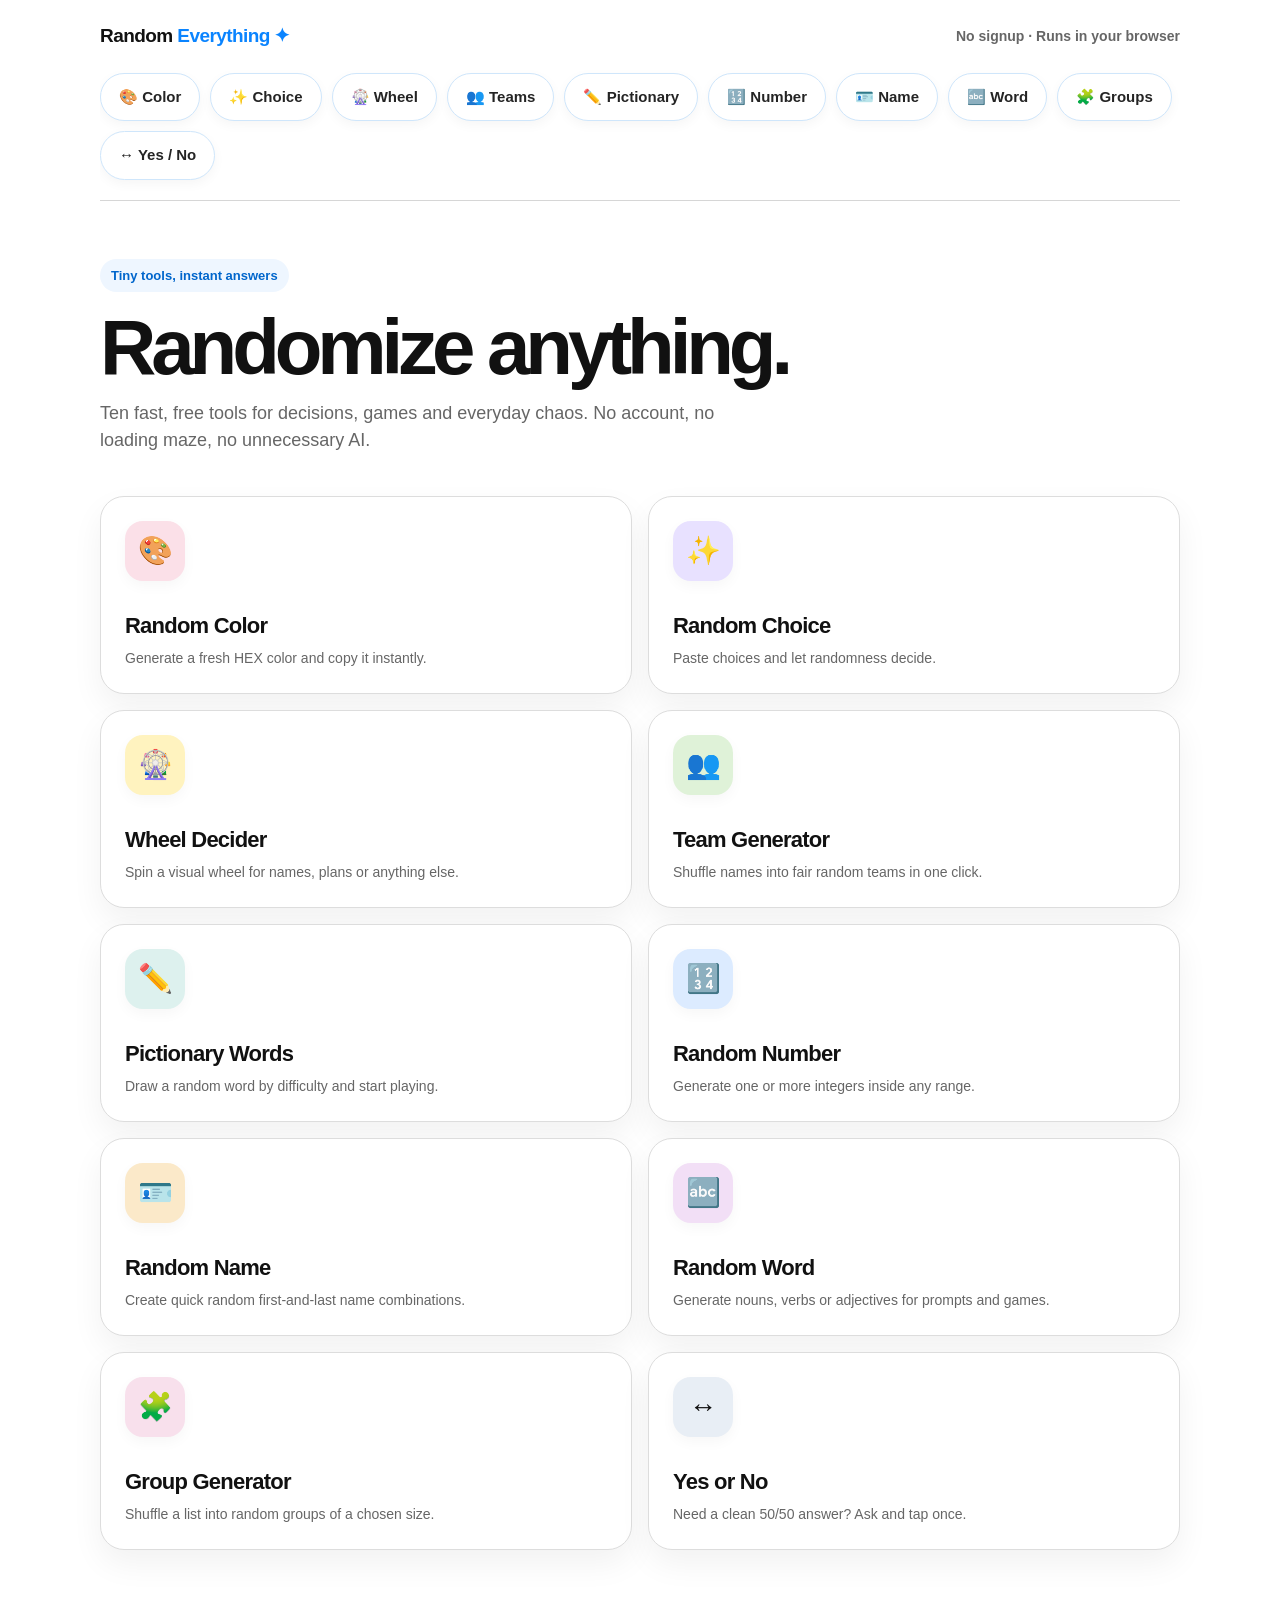
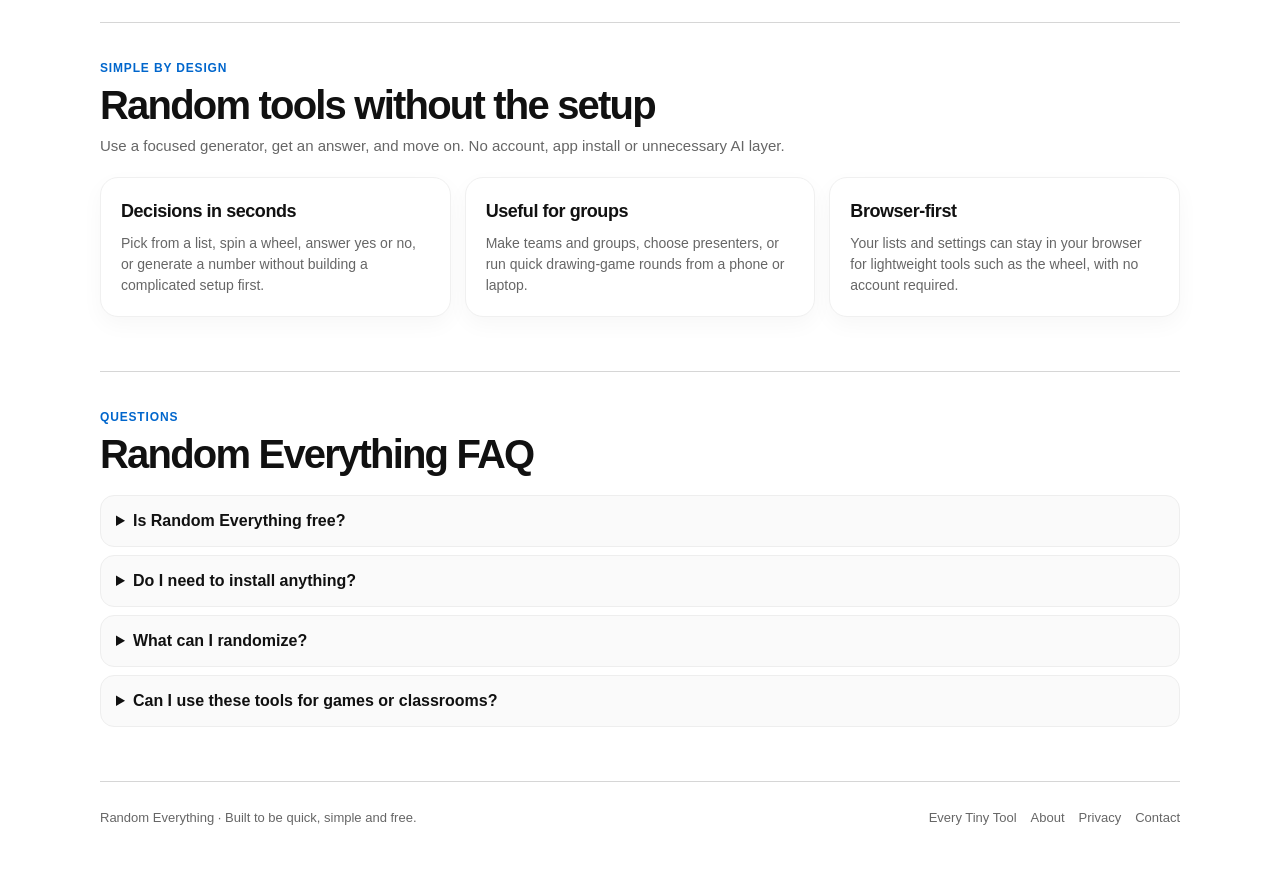
<file: index.html>
<!doctype html>
<html lang="en">
<head>
  <script async src="https://pagead2.googlesyndication.com/pagead/js/adsbygoogle.js?client=ca-pub-2168810425673811"
     crossorigin="anonymous"></script>

  <meta charset="utf-8">
  <meta name="viewport" content="width=device-width,initial-scale=1">
  <title>Random Everything — Fast Free Random Tools</title>
  <meta name="description" content="Free random generators for colors, choices, wheels, teams, numbers, names, words and quick decisions. No signup required.">
  <meta name="google-site-verification" content="CBlkb_437tiJ5H-kUBL7O8dh-hd-sO5K0XpoibZ67Dg">
  <link rel="canonical" href="https://random.everytinytool.com/">
  <link rel="icon" type="image/svg+xml" href="./favicon.svg">
  <link rel="stylesheet" href="./assets/styles.css">
  <script type="application/ld+json">
  {"@context":"https://schema.org","@type":"FAQPage","mainEntity":[
    {"@type":"Question","name":"Is Random Everything free to use?","acceptedAnswer":{"@type":"Answer","text":"Yes. The random generators can be used without creating an account."}},
    {"@type":"Question","name":"Do I need to install anything?","acceptedAnswer":{"@type":"Answer","text":"No. The tools run in a web browser on desktop or mobile."}},
    {"@type":"Question","name":"Which random tools are available?","acceptedAnswer":{"@type":"Answer","text":"Random Everything includes tools for choices, wheels, teams, groups, numbers, names, words, Pictionary prompts, colors and yes-or-no decisions."}},
    {"@type":"Question","name":"Can I use the tools for games and classrooms?","acceptedAnswer":{"@type":"Answer","text":"Yes. Tools such as Wheel Decider, Team Generator and Pictionary Word Generator are designed for quick games, classroom activities and group decisions."}}
  ]}
  </script>
</head>
<body>
  <div class="shell">
    <header class="topbar">
      <a class="brand" href="./">Random <span>Everything ✦</span></a>
      <span class="toplink">No signup · Runs in your browser</span>
    </header>
    <nav class="tool-tabs" aria-label="Quick tool switcher">
    <a class="tool-tab" href="./random-color-generator/">🎨 Color</a>
    <a class="tool-tab" href="./random-choice-generator/">✨ Choice</a>
    <a class="tool-tab" href="./wheel-decider/">🎡 Wheel</a>
    <a class="tool-tab" href="./random-team-generator/">👥 Teams</a>
    <a class="tool-tab" href="./pictionary-word-generator/">✏️ Pictionary</a>
    <a class="tool-tab" href="./random-number-generator/">🔢 Number</a>
    <a class="tool-tab" href="./random-name-generator/">🪪 Name</a>
    <a class="tool-tab" href="./random-word-generator/">🔤 Word</a>
    <a class="tool-tab" href="./random-group-generator/">🧩 Groups</a>
    <a class="tool-tab" href="./yes-or-no/">↔️ Yes / No</a>
  </nav>
    <main>
      <section class="hero">
        <span class="eyebrow">Tiny tools, instant answers</span>
        <h1>Randomize anything.</h1>
        <p>Ten fast, free tools for decisions, games and everyday chaos. No account, no loading maze, no unnecessary AI.</p>
      </section>
      <section class="grid" aria-label="Random tools">
        <a class="tool-card" href="./random-color-generator/"><div class="icon">🎨</div><h2>Random Color</h2><p>Generate a fresh HEX color and copy it instantly.</p></a>
        <a class="tool-card" href="./random-choice-generator/"><div class="icon">✨</div><h2>Random Choice</h2><p>Paste choices and let randomness decide.</p></a>
        <a class="tool-card" href="./wheel-decider/"><div class="icon">🎡</div><h2>Wheel Decider</h2><p>Spin a visual wheel for names, plans or anything else.</p></a>
        <a class="tool-card" href="./random-team-generator/"><div class="icon">👥</div><h2>Team Generator</h2><p>Shuffle names into fair random teams in one click.</p></a>
        <a class="tool-card" href="./pictionary-word-generator/"><div class="icon">✏️</div><h2>Pictionary Words</h2><p>Draw a random word by difficulty and start playing.</p></a>
        <a class="tool-card" href="./random-number-generator/"><div class="icon">🔢</div><h2>Random Number</h2><p>Generate one or more integers inside any range.</p></a>
        <a class="tool-card" href="./random-name-generator/"><div class="icon">🪪</div><h2>Random Name</h2><p>Create quick random first-and-last name combinations.</p></a>
        <a class="tool-card" href="./random-word-generator/"><div class="icon">🔤</div><h2>Random Word</h2><p>Generate nouns, verbs or adjectives for prompts and games.</p></a>
        <a class="tool-card" href="./random-group-generator/"><div class="icon">🧩</div><h2>Group Generator</h2><p>Shuffle a list into random groups of a chosen size.</p></a>
        <a class="tool-card" href="./yes-or-no/"><div class="icon">↔️</div><h2>Yes or No</h2><p>Need a clean 50/50 answer? Ask and tap once.</p></a>
      </section>
      <section class="home-explainer" aria-labelledby="why-random-title">
        <div class="section-heading"><span class="section-kicker">Simple by design</span><h2 id="why-random-title">Random tools without the setup</h2><p>Use a focused generator, get an answer, and move on. No account, app install or unnecessary AI layer.</p></div>
        <div class="home-info-grid">
          <article><h3>Decisions in seconds</h3><p>Pick from a list, spin a wheel, answer yes or no, or generate a number without building a complicated setup first.</p></article>
          <article><h3>Useful for groups</h3><p>Make teams and groups, choose presenters, or run quick drawing-game rounds from a phone or laptop.</p></article>
          <article><h3>Browser-first</h3><p>Your lists and settings can stay in your browser for lightweight tools such as the wheel, with no account required.</p></article>
        </div>
      </section>
      <section class="home-faq" aria-labelledby="random-faq-title">
        <div class="section-heading"><span class="section-kicker">Questions</span><h2 id="random-faq-title">Random Everything FAQ</h2></div>
        <div class="faq-list">
          <details><summary>Is Random Everything free?</summary><p>Yes. You can use the current random tools without signing up for an account.</p></details>
          <details><summary>Do I need to install anything?</summary><p>No. Open a tool in your browser on desktop or mobile and use it immediately.</p></details>
          <details><summary>What can I randomize?</summary><p>Choices, wheel entries, teams, groups, numbers, names, words, colors, Pictionary prompts and yes-or-no answers are all included.</p></details>
          <details><summary>Can I use these tools for games or classrooms?</summary><p>Yes. Wheel Decider, Team Generator and Pictionary Word Generator are especially useful for group activities, parties and classrooms.</p></details>
        </div>
      </section>
    </main>
    <footer class="footer"><span>Random Everything · Built to be quick, simple and free.</span><nav class="footer-trust-links" aria-label="Site information"><a href="https://everytinytool.com/">Every Tiny Tool</a><a href="https://everytinytool.com/about/">About</a><a href="https://everytinytool.com/privacy/">Privacy</a><a href="https://everytinytool.com/contact/">Contact</a></nav></footer>
  </div>
</body>
</html>
</file>
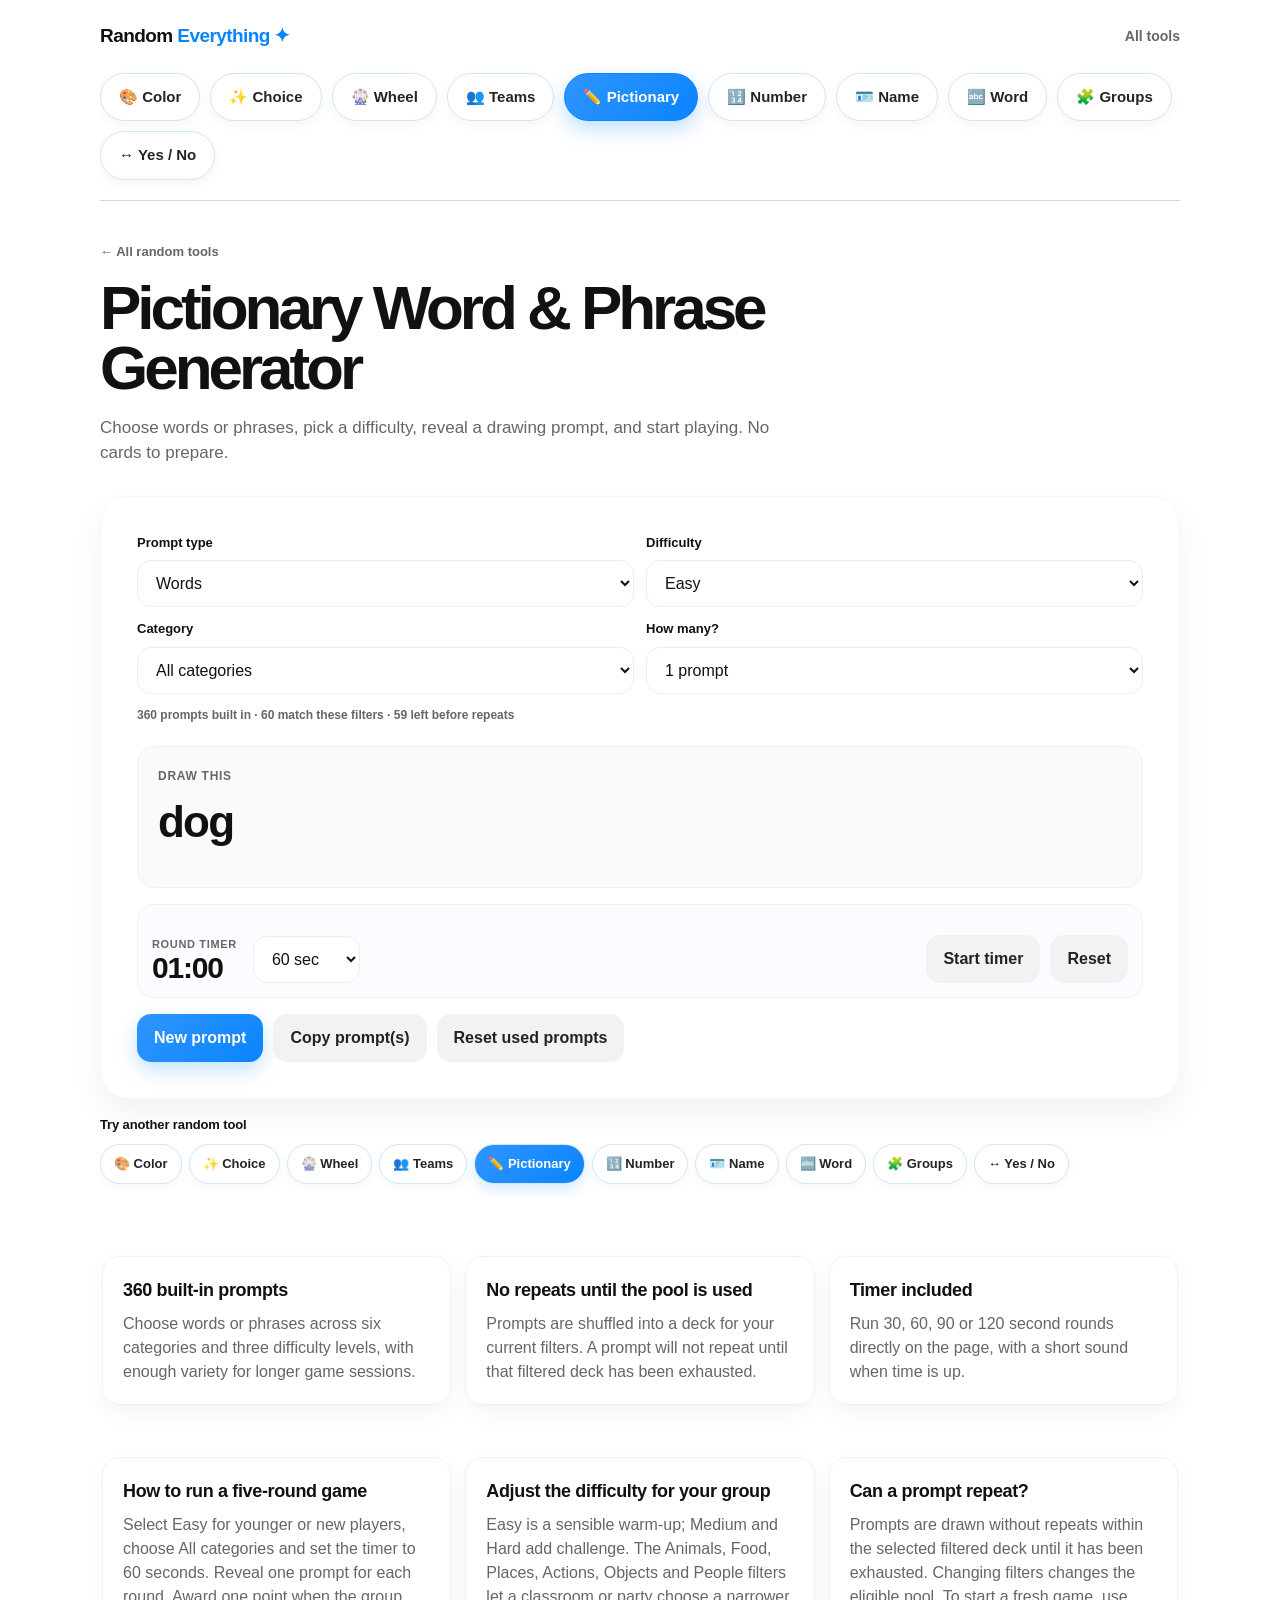
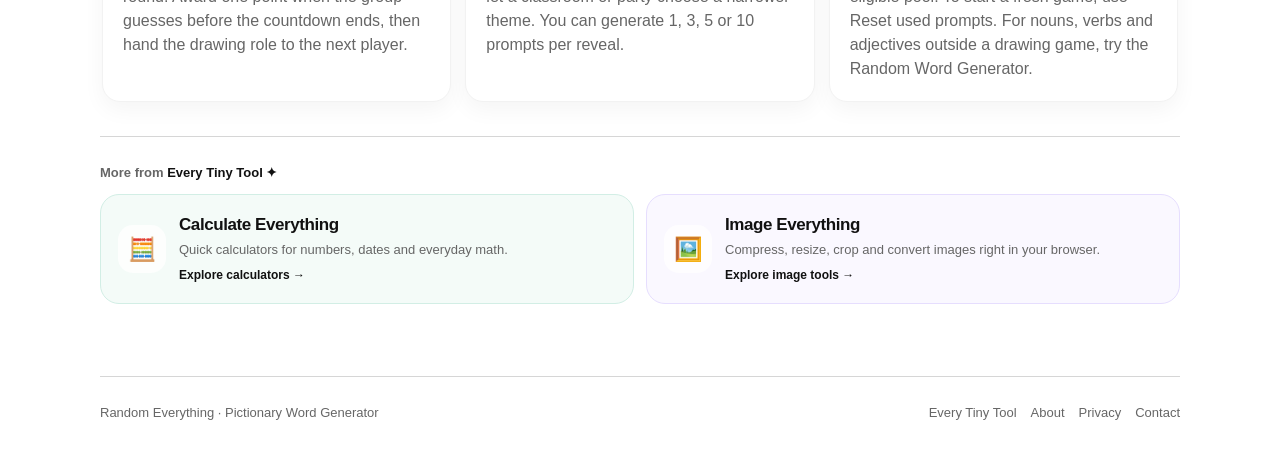
<file: pictionary-word-generator/index.html>
<!doctype html>
<html lang="en">
<head>
  <script async src="https://pagead2.googlesyndication.com/pagead/js/adsbygoogle.js?client=ca-pub-2168810425673811"
     crossorigin="anonymous"></script>

  <meta charset="utf-8"><meta name="viewport" content="width=device-width,initial-scale=1">
  <title>Pictionary Word & Phrase Generator — Easy, Medium & Hard | Random Everything</title>
  <meta name="description" content="Generate random Pictionary words and phrases by difficulty. Free instant drawing prompts for games, classrooms and parties.">
  <meta name="google-site-verification" content="CBlkb_437tiJ5H-kUBL7O8dh-hd-sO5K0XpoibZ67Dg">
  <link rel="canonical" href="https://random.everytinytool.com/pictionary-word-generator/">
  <link rel="icon" type="image/svg+xml" href="../favicon.svg">
  <link rel="stylesheet" href="../assets/styles.css">
</head>
<body data-tool="pictionary">
<div class="shell">
  <header class="topbar"><a class="brand" href="../">Random <span>Everything ✦</span></a><a class="toplink" href="../">All tools</a></header>
  <nav class="tool-tabs" aria-label="Quick tool switcher">
    <a class="tool-tab" href="../random-color-generator/">🎨 Color</a>
    <a class="tool-tab" href="../random-choice-generator/">✨ Choice</a>
    <a class="tool-tab" href="../wheel-decider/">🎡 Wheel</a>
    <a class="tool-tab" href="../random-team-generator/">👥 Teams</a>
    <a class="tool-tab active" aria-current="page" href="../pictionary-word-generator/">✏️ Pictionary</a>
    <a class="tool-tab" href="../random-number-generator/">🔢 Number</a>
    <a class="tool-tab" href="../random-name-generator/">🪪 Name</a>
    <a class="tool-tab" href="../random-word-generator/">🔤 Word</a>
    <a class="tool-tab" href="../random-group-generator/">🧩 Groups</a>
    <a class="tool-tab" href="../yes-or-no/">↔️ Yes / No</a>
  </nav>
  <main class="tool-layout">
    <div class="tool-head"><a class="breadcrumb" href="../">← All random tools</a><h1>Pictionary Word & Phrase Generator</h1><p>Choose words or phrases, pick a difficulty, reveal a drawing prompt, and start playing. No cards to prepare.</p></div>
    <section class="panel">
      <div class="row">
        <div><label for="pictionaryType">Prompt type</label><select id="pictionaryType"><option value="word">Words</option><option value="phrase">Phrases</option></select></div>
        <div><label for="difficulty">Difficulty</label><select id="difficulty"><option value="easy">Easy</option><option value="medium">Medium</option><option value="hard">Hard</option></select></div>
      </div>
      <div class="row pictionary-filters">
        <div><label for="pictionaryCategory">Category</label><select id="pictionaryCategory"><option value="all">All categories</option><option value="animals">Animals</option><option value="food">Food</option><option value="places">Places</option><option value="actions">Actions</option><option value="objects">Objects</option><option value="people">People</option></select></div>
        <div><label for="promptCountSelect">How many?</label><select id="promptCountSelect"><option value="1">1 prompt</option><option value="3">3 prompts</option><option value="5">5 prompts</option><option value="10">10 prompts</option></select></div>
      </div>
      <div class="prompt-meta" id="promptCount"></div>
      <div class="result pictionary-result"><div class="result-label">Draw this</div><div id="wordResult" class="result-value">Ready</div><div id="promptHistory" class="result-history"></div></div>
      <div class="game-toolbar">
        <div class="timer-card"><div><span class="timer-label">Round timer</span><strong id="timerDisplay">01:00</strong></div><select id="timerSeconds" aria-label="Timer length"><option value="30">30 sec</option><option value="60" selected>60 sec</option><option value="90">90 sec</option><option value="120">120 sec</option></select></div>
        <div class="actions timer-actions"><button id="startTimer" class="btn secondary" type="button">Start timer</button><button id="resetTimer" class="btn secondary" type="button">Reset</button></div>
      </div>
      <div class="actions"><button id="newWord" class="btn">New prompt</button><button id="copyPrompts" class="btn secondary" type="button">Copy prompt(s)</button><button id="resetPrompts" class="btn secondary" type="button">Reset used prompts</button></div>
    </section>
    <div class="ad-slot">Future ad space</div>
    <section class="info info-grid">
      <div class="info-card"><h2>360 built-in prompts</h2><p>Choose words or phrases across six categories and three difficulty levels, with enough variety for longer game sessions.</p></div>
      <div class="info-card"><h2>No repeats until the pool is used</h2><p>Prompts are shuffled into a deck for your current filters. A prompt will not repeat until that filtered deck has been exhausted.</p></div>
      <div class="info-card"><h2>Timer included</h2><p>Run 30, 60, 90 or 120 second rounds directly on the page, with a short sound when time is up.</p></div>
    </section>
    <section class="info info-grid" aria-label="Pictionary play guide">
      <div class="info-card"><h2>How to run a five-round game</h2><p>Select Easy for younger or new players, choose All categories and set the timer to 60 seconds. Reveal one prompt for each round. Award one point when the group guesses before the countdown ends, then hand the drawing role to the next player.</p></div>
      <div class="info-card"><h2>Adjust the difficulty for your group</h2><p>Easy is a sensible warm-up; Medium and Hard add challenge. The Animals, Food, Places, Actions, Objects and People filters let a classroom or party choose a narrower theme. You can generate 1, 3, 5 or 10 prompts per reveal.</p></div>
      <div class="info-card"><h2>Can a prompt repeat?</h2><p>Prompts are drawn without repeats within the selected filtered deck until it has been exhausted. Changing filters changes the eligible pool. To start a fresh game, use Reset used prompts. For nouns, verbs and adjectives outside a drawing game, try the <a href="../random-word-generator/">Random Word Generator</a>.</p></div>
    </section>
    <section class="network">
      <div class="network-label">More from <strong>Every Tiny Tool ✦</strong></div>
      <div class="network-grid">
        <a class="network-card calculate" href="https://calculate.everytinytool.com/"><div class="network-icon">🧮</div><div><h2>Calculate Everything</h2><p>Quick calculators for numbers, dates and everyday math.</p><span>Explore calculators →</span></div></a>
        <a class="network-card image" href="https://image.everytinytool.com/"><div class="network-icon">🖼️</div><div><h2>Image Everything</h2><p>Compress, resize, crop and convert images right in your browser.</p><span>Explore image tools →</span></div></a>
      </div>
    </section>
  </main>
  <footer class="footer">Random Everything · Pictionary Word Generator</footer>
</div>
<script src="../assets/tools.js"></script>
</body></html>
</file>
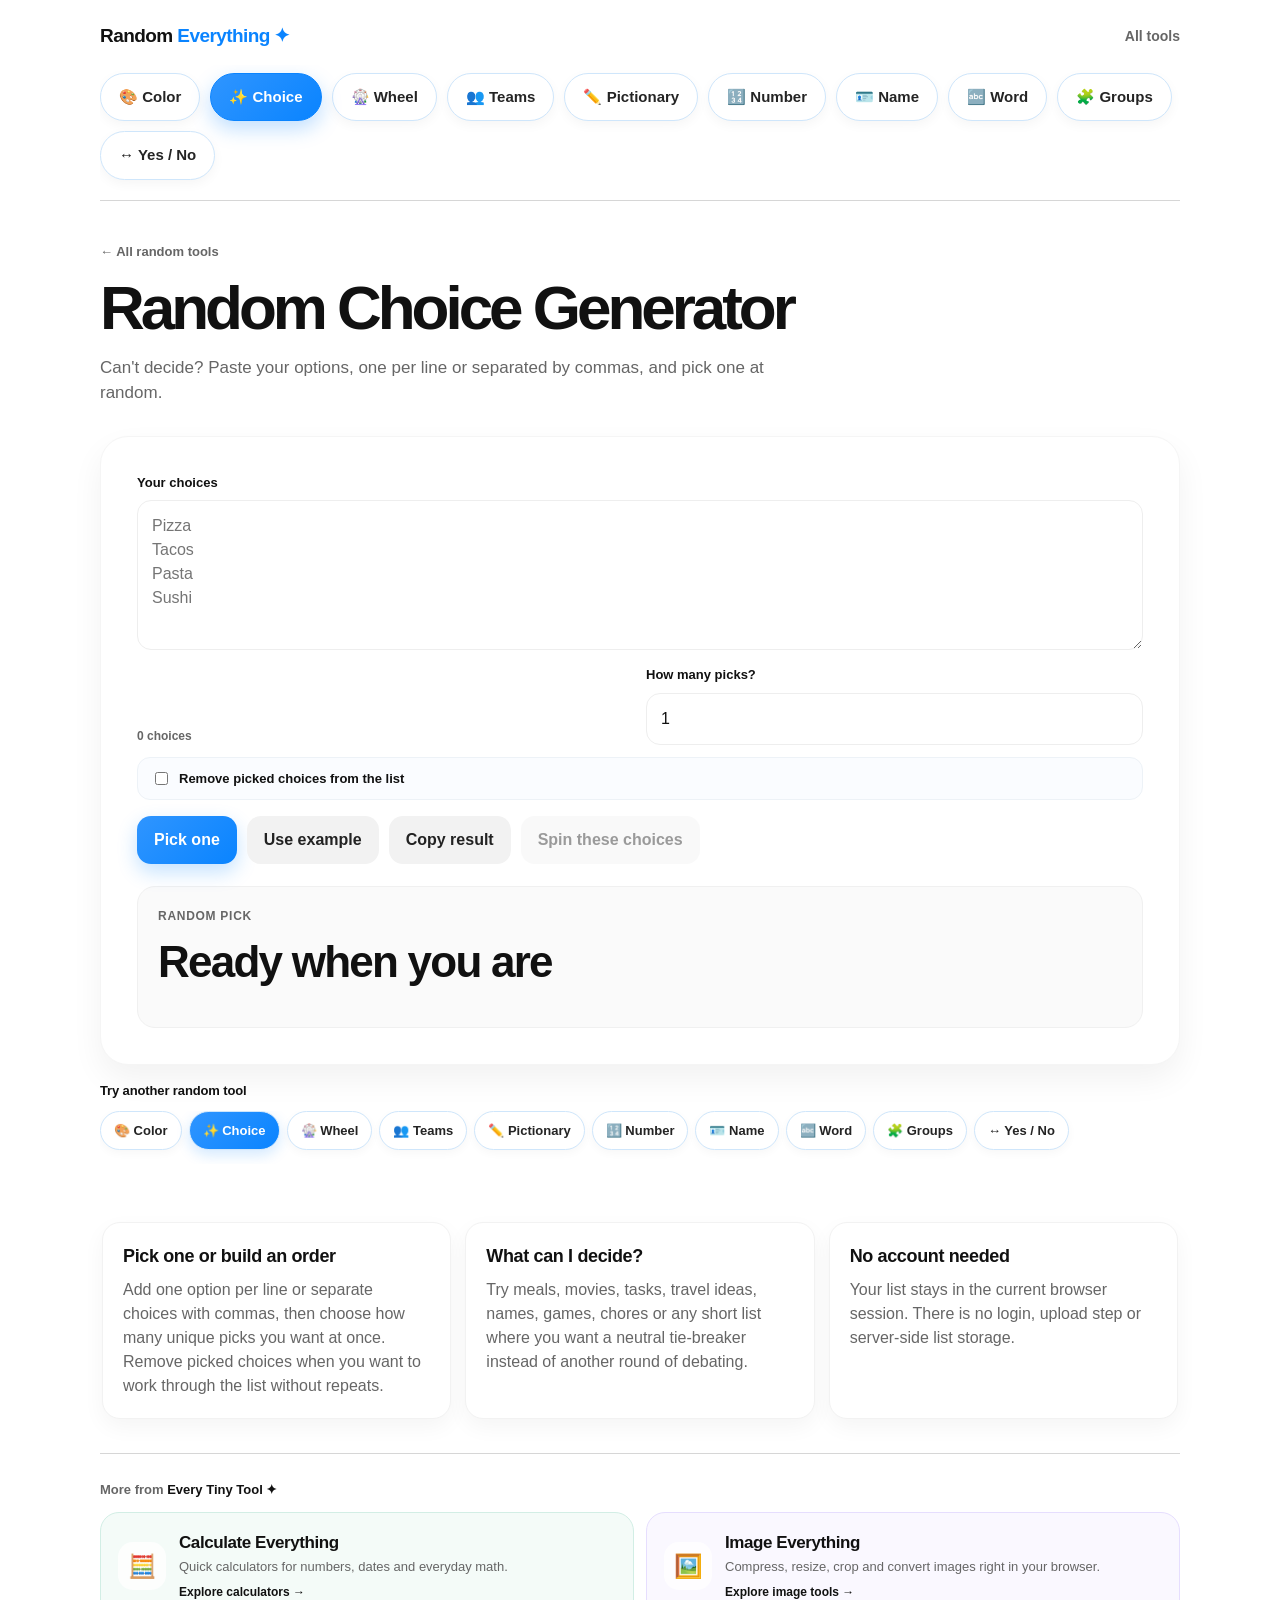
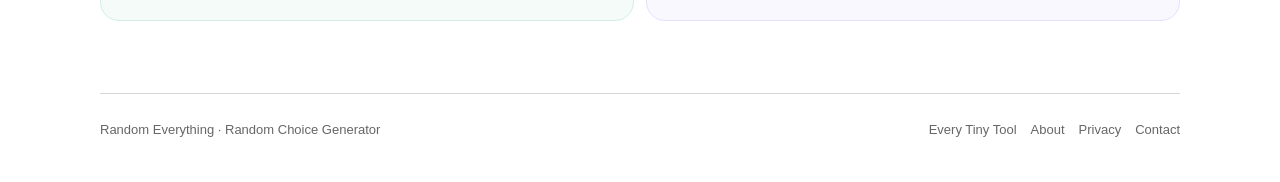
<file: random-choice-generator/index.html>
<!doctype html>
<html lang="en">
<head>
  <script async src="https://pagead2.googlesyndication.com/pagead/js/adsbygoogle.js?client=ca-pub-2168810425673811"
     crossorigin="anonymous"></script>

  <meta charset="utf-8"><meta name="viewport" content="width=device-width,initial-scale=1">
  <title>Random Choice Generator — Pick One From a List | Random Everything</title>
  <meta name="description" content="Paste a list and randomly pick one choice instantly. Free random choice picker with no login.">
  <meta name="google-site-verification" content="CBlkb_437tiJ5H-kUBL7O8dh-hd-sO5K0XpoibZ67Dg">
  <link rel="canonical" href="https://random.everytinytool.com/random-choice-generator/">
  <link rel="icon" type="image/svg+xml" href="../favicon.svg">
  <link rel="stylesheet" href="../assets/styles.css">
</head>
<body data-tool="choice">
<div class="shell">
  <header class="topbar"><a class="brand" href="../">Random <span>Everything ✦</span></a><a class="toplink" href="../">All tools</a></header>
  <nav class="tool-tabs" aria-label="Quick tool switcher">
    <a class="tool-tab" href="../random-color-generator/">🎨 Color</a>
    <a class="tool-tab active" aria-current="page" href="../random-choice-generator/">✨ Choice</a>
    <a class="tool-tab" href="../wheel-decider/">🎡 Wheel</a>
    <a class="tool-tab" href="../random-team-generator/">👥 Teams</a>
    <a class="tool-tab" href="../pictionary-word-generator/">✏️ Pictionary</a>
    <a class="tool-tab" href="../random-number-generator/">🔢 Number</a>
    <a class="tool-tab" href="../random-name-generator/">🪪 Name</a>
    <a class="tool-tab" href="../random-word-generator/">🔤 Word</a>
    <a class="tool-tab" href="../random-group-generator/">🧩 Groups</a>
    <a class="tool-tab" href="../yes-or-no/">↔️ Yes / No</a>
  </nav>
  <main class="tool-layout">
    <div class="tool-head"><a class="breadcrumb" href="../">← All random tools</a><h1>Random Choice Generator</h1><p>Can't decide? Paste your options, one per line or separated by commas, and pick one at random.</p></div>
    <section class="panel">
      <label for="items">Your choices</label>
      <textarea id="items" placeholder="Pizza&#10;Tacos&#10;Pasta&#10;Sushi"></textarea>
      <div class="row choice-controls"><div><div class="list-meta" id="choiceCount">0 choices</div></div><div><label for="choicePickCount">How many picks?</label><input id="choicePickCount" type="number" min="1" max="20" value="1"></div></div>
      <label class="checkline option-strip"><input id="removePicked" type="checkbox"> Remove picked choices from the list</label>
      <div class="actions"><button id="pick" class="btn">Pick one</button><button id="example" class="btn secondary" type="button">Use example</button><button id="copyChoice" class="btn secondary" type="button">Copy result</button><button id="spinChoices" class="btn secondary" type="button">Spin these choices</button></div>
      <div class="result"><div class="result-label">Random pick</div><div id="choiceResult" class="result-value">Ready when you are</div><div id="choiceHistory" class="result-history"></div></div>
    </section>
    <div class="ad-slot">Future ad space</div>
    <section class="info info-grid">
      <div class="info-card"><h2>Pick one or build an order</h2><p>Add one option per line or separate choices with commas, then choose how many unique picks you want at once. Remove picked choices when you want to work through the list without repeats.</p></div>
      <div class="info-card"><h2>What can I decide?</h2><p>Try meals, movies, tasks, travel ideas, names, games, chores or any short list where you want a neutral tie-breaker instead of another round of debating.</p></div>
      <div class="info-card"><h2>No account needed</h2><p>Your list stays in the current browser session. There is no login, upload step or server-side list storage.</p></div>
    </section>
    <section class="network">
      <div class="network-label">More from <strong>Every Tiny Tool ✦</strong></div>
      <div class="network-grid">
        <a class="network-card calculate" href="https://calculate.everytinytool.com/"><div class="network-icon">🧮</div><div><h2>Calculate Everything</h2><p>Quick calculators for numbers, dates and everyday math.</p><span>Explore calculators →</span></div></a>
        <a class="network-card image" href="https://image.everytinytool.com/"><div class="network-icon">🖼️</div><div><h2>Image Everything</h2><p>Compress, resize, crop and convert images right in your browser.</p><span>Explore image tools →</span></div></a>
      </div>
    </section>
  </main>
  <footer class="footer">Random Everything · Random Choice Generator</footer>
</div>
<script src="../assets/tools.js"></script>
</body></html>
</file>
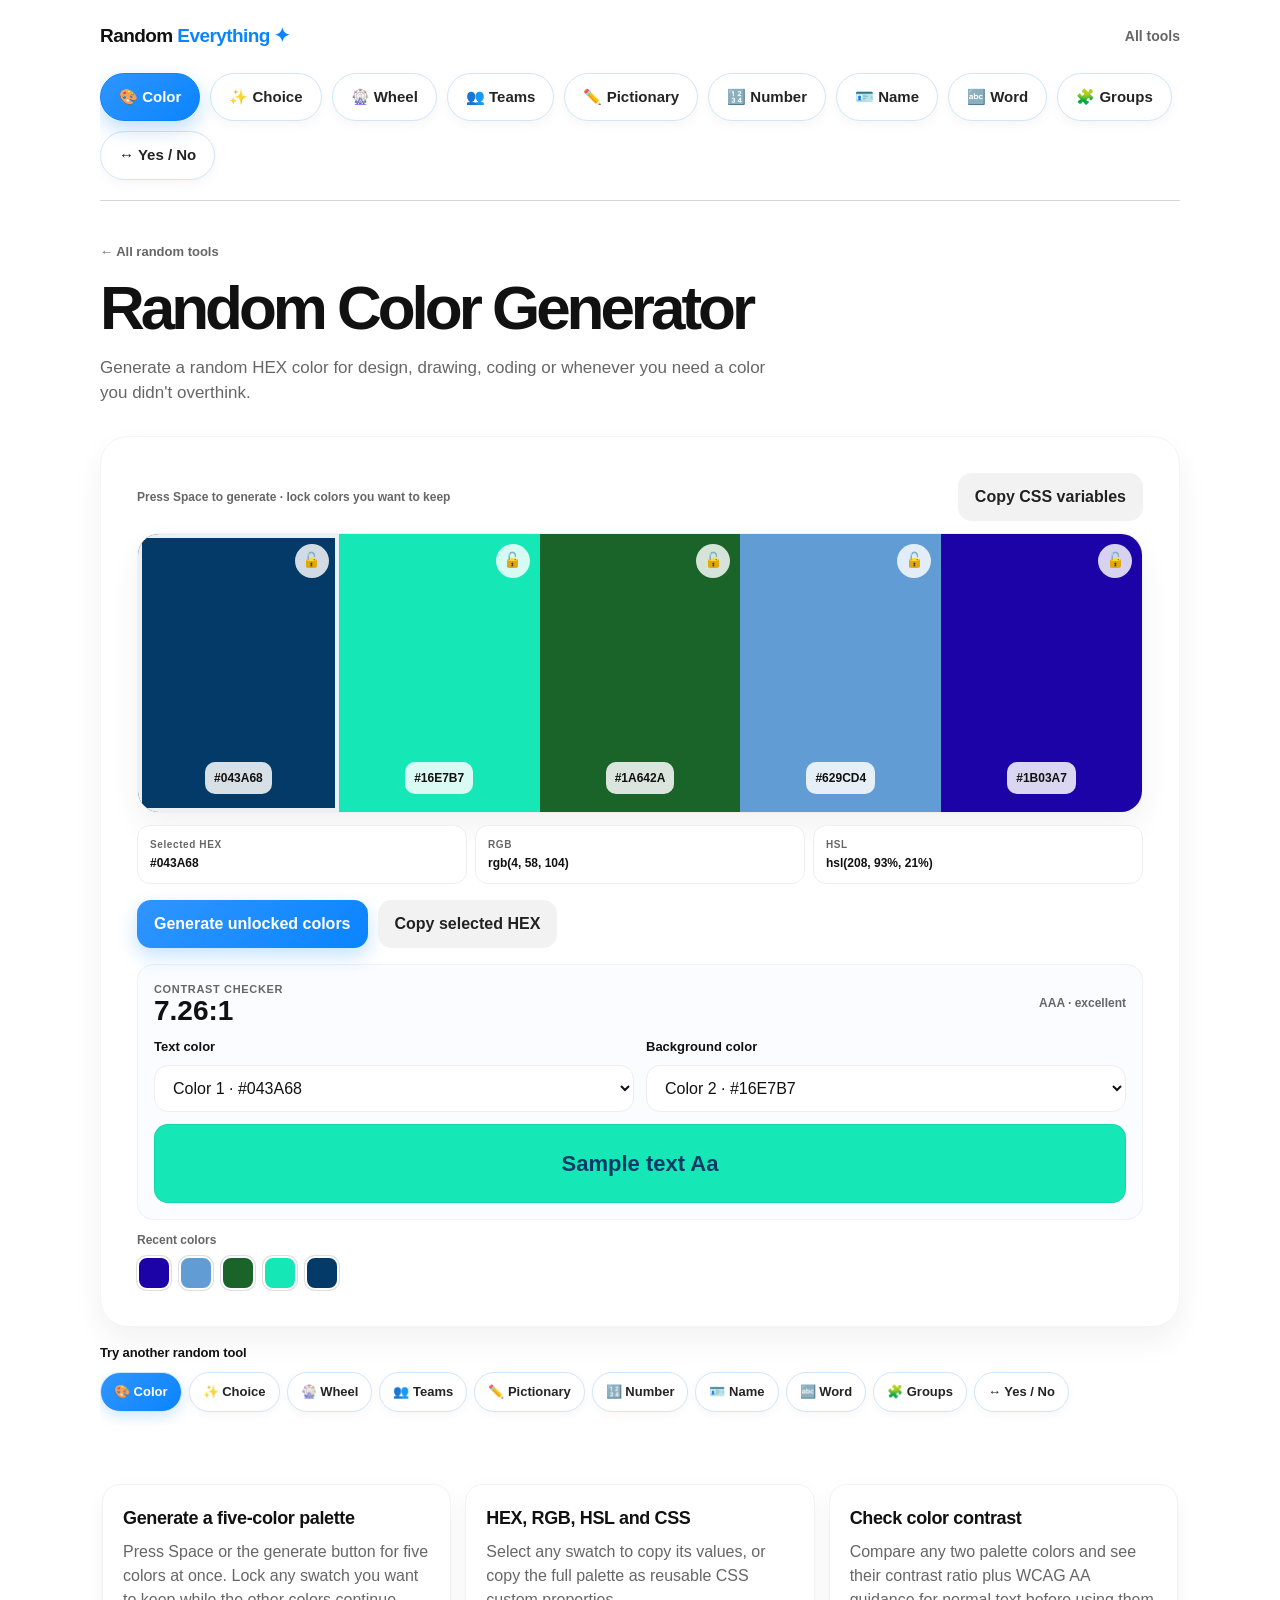
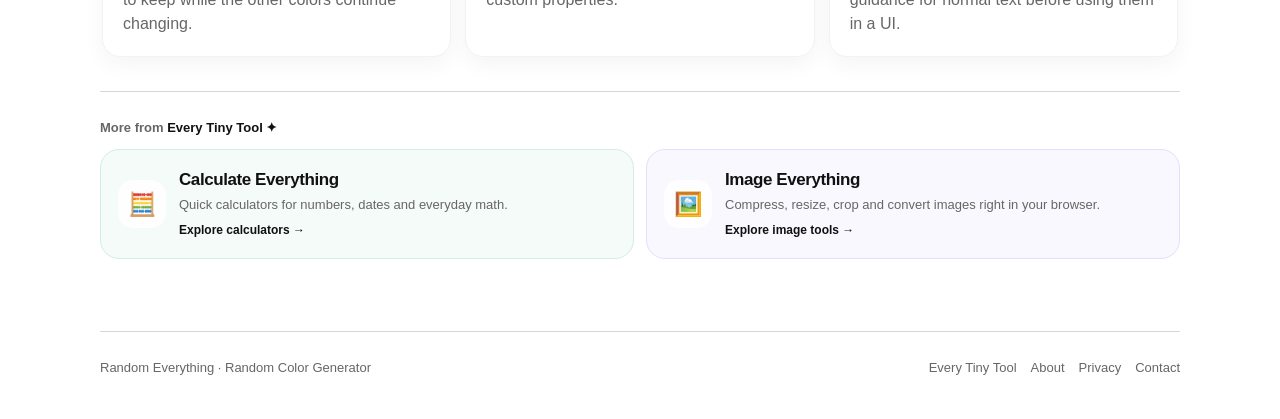
<file: random-color-generator/index.html>
<!doctype html>
<html lang="en">
<head>
  <script async src="https://pagead2.googlesyndication.com/pagead/js/adsbygoogle.js?client=ca-pub-2168810425673811"
     crossorigin="anonymous"></script>

  <meta charset="utf-8"><meta name="viewport" content="width=device-width,initial-scale=1">
  <title>Random Color Generator — HEX Color Picker | Random Everything</title>
  <meta name="description" content="Generate a random HEX color instantly. Copy the color code in one click. Free, fast and no signup required.">
  <meta name="google-site-verification" content="CBlkb_437tiJ5H-kUBL7O8dh-hd-sO5K0XpoibZ67Dg">
  <link rel="canonical" href="https://random.everytinytool.com/random-color-generator/">
  <link rel="icon" type="image/svg+xml" href="../favicon.svg">
  <link rel="stylesheet" href="../assets/styles.css">
</head>
<body data-tool="color">
<div class="shell">
  <header class="topbar"><a class="brand" href="../">Random <span>Everything ✦</span></a><a class="toplink" href="../">All tools</a></header>
  <nav class="tool-tabs" aria-label="Quick tool switcher">
    <a class="tool-tab active" aria-current="page" href="../random-color-generator/">🎨 Color</a>
    <a class="tool-tab" href="../random-choice-generator/">✨ Choice</a>
    <a class="tool-tab" href="../wheel-decider/">🎡 Wheel</a>
    <a class="tool-tab" href="../random-team-generator/">👥 Teams</a>
    <a class="tool-tab" href="../pictionary-word-generator/">✏️ Pictionary</a>
    <a class="tool-tab" href="../random-number-generator/">🔢 Number</a>
    <a class="tool-tab" href="../random-name-generator/">🪪 Name</a>
    <a class="tool-tab" href="../random-word-generator/">🔤 Word</a>
    <a class="tool-tab" href="../random-group-generator/">🧩 Groups</a>
    <a class="tool-tab" href="../yes-or-no/">↔️ Yes / No</a>
  </nav>
  <main class="tool-layout">
    <div class="tool-head"><a class="breadcrumb" href="../">← All random tools</a><h1>Random Color Generator</h1><p>Generate a random HEX color for design, drawing, coding or whenever you need a color you didn't overthink.</p></div>
    <section class="panel">
      <div class="palette-toolbar"><span class="list-meta">Press Space to generate · lock colors you want to keep</span><button id="copyPaletteCss" class="btn secondary" type="button">Copy CSS variables</button></div>
      <div id="palette" class="palette" aria-label="Random color palette"></div>
      <div class="color-values">
        <button class="color-value" id="copyHex" type="button"><span>Selected HEX</span><strong id="hexValue">#000000</strong></button>
        <button class="color-value" id="copyRgb" type="button"><span>RGB</span><strong id="rgbValue">rgb(0, 0, 0)</strong></button>
        <button class="color-value" id="copyHsl" type="button"><span>HSL</span><strong id="hslValue">hsl(0, 0%, 0%)</strong></button>
      </div>
      <div class="actions"><button id="generate" class="btn">Generate unlocked colors</button><button id="copy" class="btn secondary" type="button">Copy selected HEX</button></div>
      <div class="contrast-card">
        <div class="contrast-head"><div><span class="timer-label">Contrast checker</span><strong id="contrastRatio">—</strong></div><span id="contrastStatus" class="contrast-status">Choose two palette colors</span></div>
        <div class="row"><div><label for="contrastText">Text color</label><select id="contrastText"></select></div><div><label for="contrastBg">Background color</label><select id="contrastBg"></select></div></div>
        <div id="contrastPreview" class="contrast-preview">Sample text Aa</div>
      </div>
      <div><div class="list-meta">Recent colors</div><div id="colorHistory" class="color-history"></div></div>
    </section>
    <div class="ad-slot">Future ad space</div>
    <section class="info info-grid">
      <div class="info-card"><h2>Generate a five-color palette</h2><p>Press Space or the generate button for five colors at once. Lock any swatch you want to keep while the other colors continue changing.</p></div>
      <div class="info-card"><h2>HEX, RGB, HSL and CSS</h2><p>Select any swatch to copy its values, or copy the full palette as reusable CSS custom properties.</p></div>
      <div class="info-card"><h2>Check color contrast</h2><p>Compare any two palette colors and see their contrast ratio plus WCAG AA guidance for normal text before using them in a UI.</p></div>
    </section>
    <section class="network">
      <div class="network-label">More from <strong>Every Tiny Tool ✦</strong></div>
      <div class="network-grid">
        <a class="network-card calculate" href="https://calculate.everytinytool.com/"><div class="network-icon">🧮</div><div><h2>Calculate Everything</h2><p>Quick calculators for numbers, dates and everyday math.</p><span>Explore calculators →</span></div></a>
        <a class="network-card image" href="https://image.everytinytool.com/"><div class="network-icon">🖼️</div><div><h2>Image Everything</h2><p>Compress, resize, crop and convert images right in your browser.</p><span>Explore image tools →</span></div></a>
      </div>
    </section>
  </main>
  <footer class="footer">Random Everything · Random Color Generator</footer>
</div>
<script src="../assets/tools.js"></script>
</body></html>
</file>
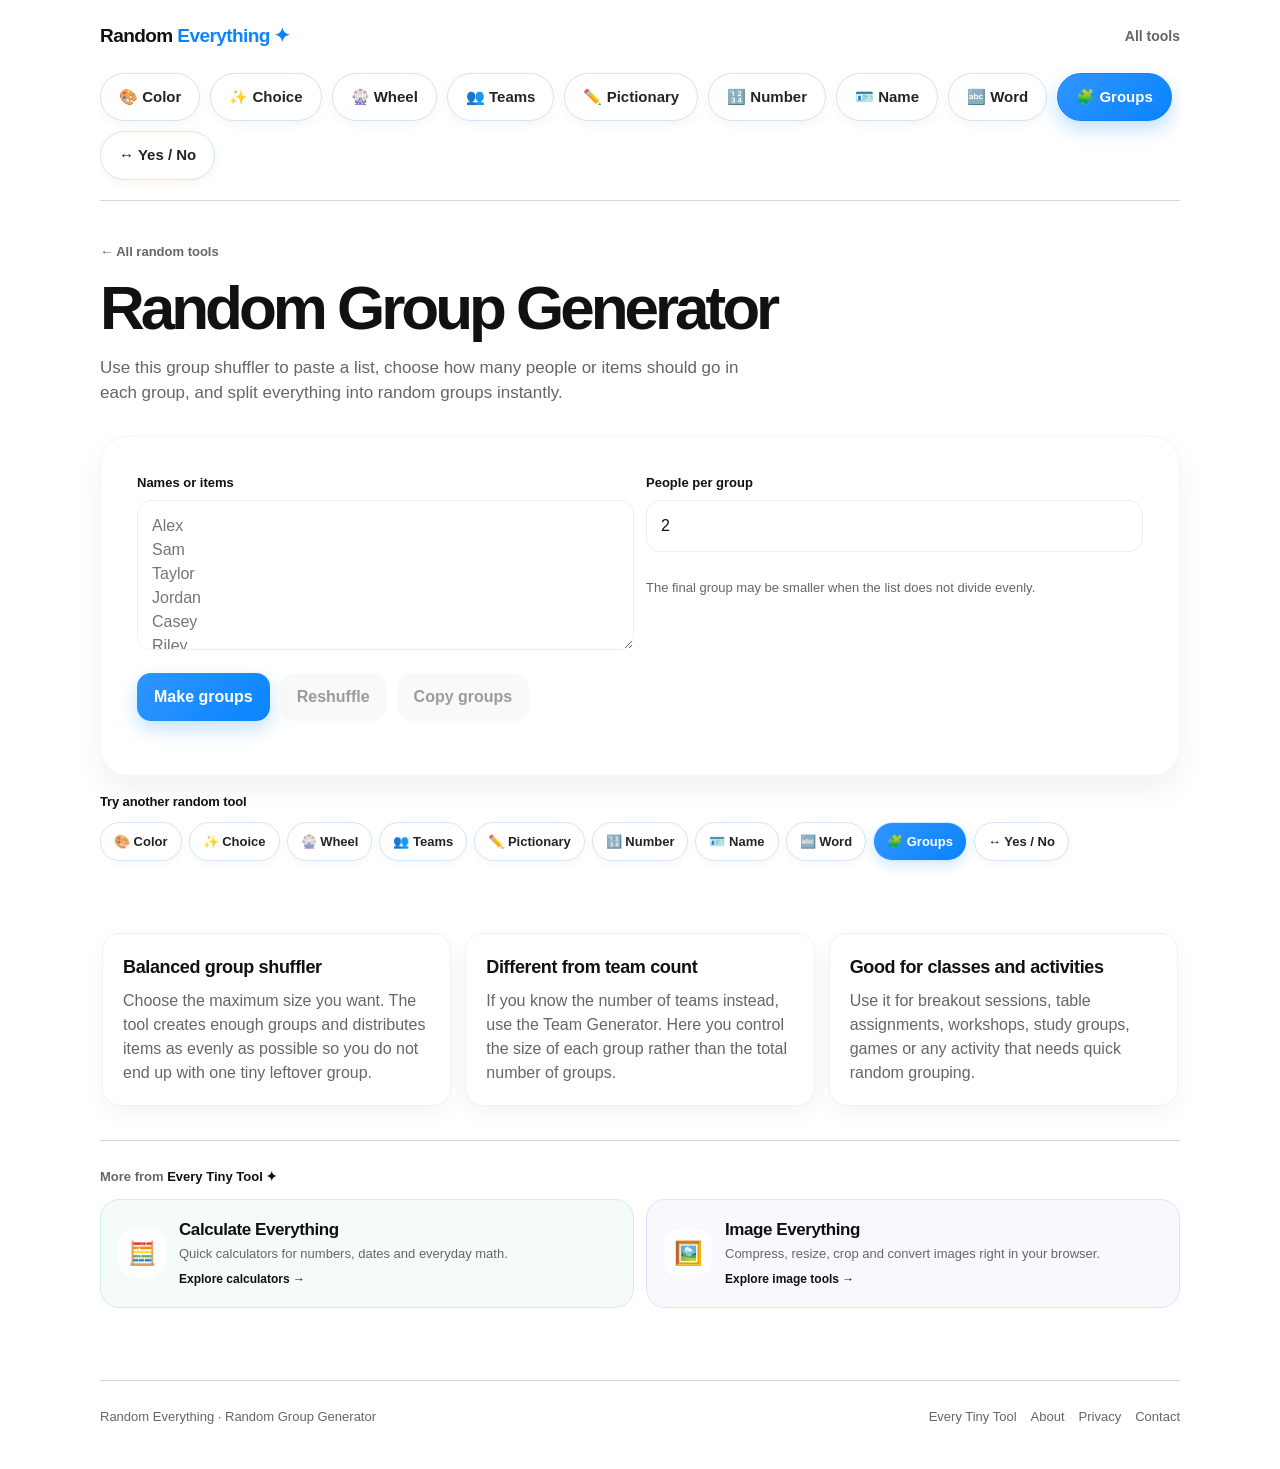
<file: random-group-generator/index.html>
<!doctype html>
<html lang="en">
<head>
  <script async src="https://pagead2.googlesyndication.com/pagead/js/adsbygoogle.js?client=ca-pub-2168810425673811"
     crossorigin="anonymous"></script>

  <meta charset="utf-8"><meta name="viewport" content="width=device-width,initial-scale=1">
  <title>Random Group Generator & Group Shuffler | Random Everything</title>
  <meta name="description" content="Use a free random group generator and group shuffler. Paste names or items, choose a group size and split the shuffled list instantly.">
  <meta name="google-site-verification" content="CBlkb_437tiJ5H-kUBL7O8dh-hd-sO5K0XpoibZ67Dg">
  <link rel="canonical" href="https://random.everytinytool.com/random-group-generator/">
  <link rel="icon" type="image/svg+xml" href="../favicon.svg">
  <link rel="stylesheet" href="../assets/styles.css">
</head>
<body data-tool="groups">
<div class="shell">
  <header class="topbar"><a class="brand" href="../">Random <span>Everything ✦</span></a><a class="toplink" href="../">All tools</a></header>
  <nav class="tool-tabs" aria-label="Quick tool switcher">
    <a class="tool-tab" href="../random-color-generator/">🎨 Color</a>
    <a class="tool-tab" href="../random-choice-generator/">✨ Choice</a>
    <a class="tool-tab" href="../wheel-decider/">🎡 Wheel</a>
    <a class="tool-tab" href="../random-team-generator/">👥 Teams</a>
    <a class="tool-tab" href="../pictionary-word-generator/">✏️ Pictionary</a>
    <a class="tool-tab" href="../random-number-generator/">🔢 Number</a>
    <a class="tool-tab" href="../random-name-generator/">🪪 Name</a>
    <a class="tool-tab" href="../random-word-generator/">🔤 Word</a>
    <a class="tool-tab active" aria-current="page" href="../random-group-generator/">🧩 Groups</a>
    <a class="tool-tab" href="../yes-or-no/">↔️ Yes / No</a>
  </nav>
  <main class="tool-layout">
    <div class="tool-head"><a class="breadcrumb" href="../">← All random tools</a><h1>Random Group Generator</h1><p>Use this group shuffler to paste a list, choose how many people or items should go in each group, and split everything into random groups instantly.</p></div>
    <section class="panel">
      <div class="row">
        <div><label for="groupItems">Names or items</label><textarea id="groupItems" placeholder="Alex&#10;Sam&#10;Taylor&#10;Jordan&#10;Casey&#10;Riley"></textarea></div>
        <div><label for="groupSize">People per group</label><input id="groupSize" type="number" min="1" value="2"><p class="note">The final group may be smaller when the list does not divide evenly.</p></div>
      </div>
      <div class="actions"><button id="makeGroups" class="btn">Make groups</button><button id="reshuffleGroups" class="btn secondary" type="button" disabled>Reshuffle</button><button id="copyGroups" class="btn secondary" type="button" disabled>Copy groups</button></div>
      <div id="groupSummary" class="list-meta"></div>
      <div id="groupsResult" class="teams"></div>
    </section>
    <div class="ad-slot">Future ad space</div>
    <section class="info info-grid">
      <div class="info-card"><h2>Balanced group shuffler</h2><p>Choose the maximum size you want. The tool creates enough groups and distributes items as evenly as possible so you do not end up with one tiny leftover group.</p></div>
      <div class="info-card"><h2>Different from team count</h2><p>If you know the number of teams instead, use the Team Generator. Here you control the size of each group rather than the total number of groups.</p></div>
      <div class="info-card"><h2>Good for classes and activities</h2><p>Use it for breakout sessions, table assignments, workshops, study groups, games or any activity that needs quick random grouping.</p></div>
    </section>
    <section class="network">
      <div class="network-label">More from <strong>Every Tiny Tool ✦</strong></div>
      <div class="network-grid">
        <a class="network-card calculate" href="https://calculate.everytinytool.com/"><div class="network-icon">🧮</div><div><h2>Calculate Everything</h2><p>Quick calculators for numbers, dates and everyday math.</p><span>Explore calculators →</span></div></a>
        <a class="network-card image" href="https://image.everytinytool.com/"><div class="network-icon">🖼️</div><div><h2>Image Everything</h2><p>Compress, resize, crop and convert images right in your browser.</p><span>Explore image tools →</span></div></a>
      </div>
    </section>
  </main>
  <footer class="footer">Random Everything · Random Group Generator</footer>
</div>
<script src="../assets/tools.js"></script>
</body></html>
</file>
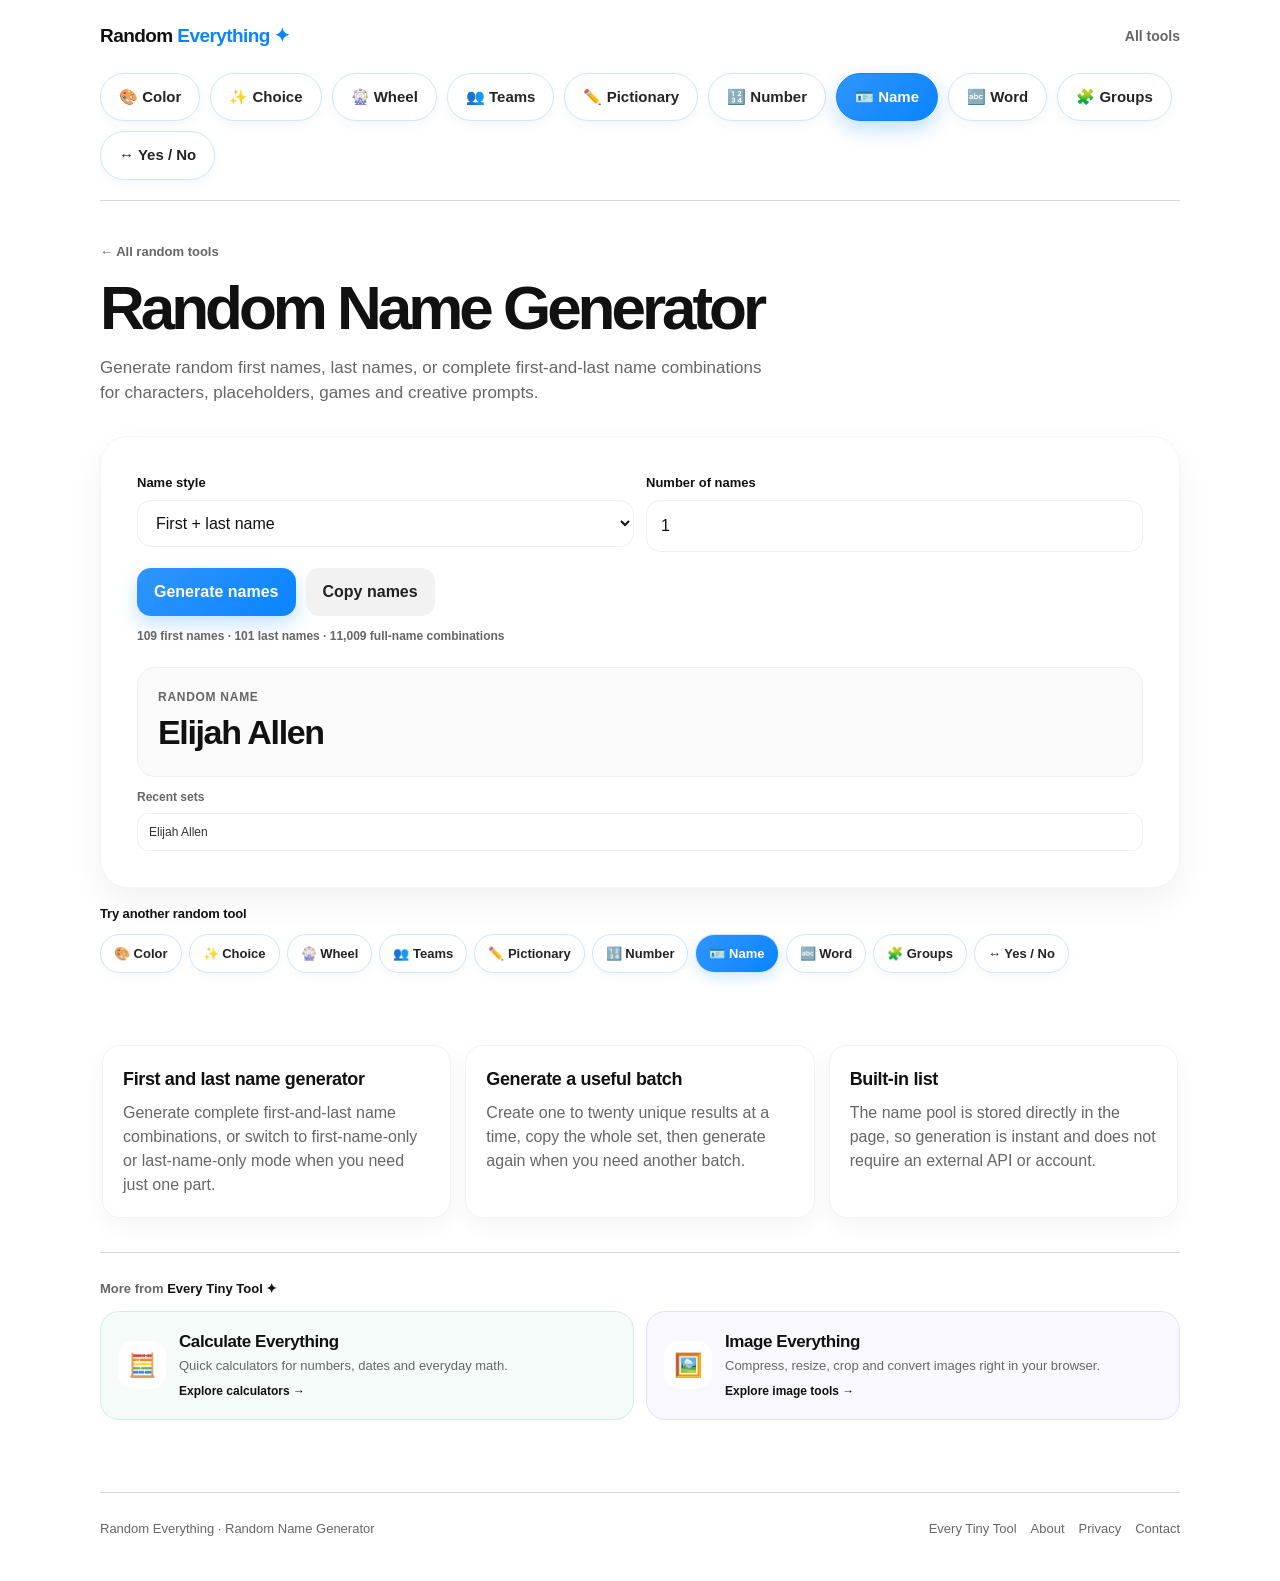
<file: random-name-generator/index.html>
<!doctype html>
<html lang="en">
<head>
  <script async src="https://pagead2.googlesyndication.com/pagead/js/adsbygoogle.js?client=ca-pub-2168810425673811"
     crossorigin="anonymous"></script>

  <meta charset="utf-8"><meta name="viewport" content="width=device-width,initial-scale=1">
  <title>Random Name Generator — First & Last Names | Random Everything</title>
  <meta name="description" content="Generate random first and last name combinations instantly. Create up to 10 names at once for characters, examples and games.">
  <meta name="google-site-verification" content="CBlkb_437tiJ5H-kUBL7O8dh-hd-sO5K0XpoibZ67Dg">
  <link rel="canonical" href="https://random.everytinytool.com/random-name-generator/">
  <link rel="icon" type="image/svg+xml" href="../favicon.svg">
  <link rel="stylesheet" href="../assets/styles.css">
</head>
<body data-tool="name">
<div class="shell">
  <header class="topbar"><a class="brand" href="../">Random <span>Everything ✦</span></a><a class="toplink" href="../">All tools</a></header>
  <nav class="tool-tabs" aria-label="Quick tool switcher">
    <a class="tool-tab" href="../random-color-generator/">🎨 Color</a>
    <a class="tool-tab" href="../random-choice-generator/">✨ Choice</a>
    <a class="tool-tab" href="../wheel-decider/">🎡 Wheel</a>
    <a class="tool-tab" href="../random-team-generator/">👥 Teams</a>
    <a class="tool-tab" href="../pictionary-word-generator/">✏️ Pictionary</a>
    <a class="tool-tab" href="../random-number-generator/">🔢 Number</a>
    <a class="tool-tab active" aria-current="page" href="../random-name-generator/">🪪 Name</a>
    <a class="tool-tab" href="../random-word-generator/">🔤 Word</a>
    <a class="tool-tab" href="../random-group-generator/">🧩 Groups</a>
    <a class="tool-tab" href="../yes-or-no/">↔️ Yes / No</a>
  </nav>
  <main class="tool-layout">
    <div class="tool-head"><a class="breadcrumb" href="../">← All random tools</a><h1>Random Name Generator</h1><p>Generate random first names, last names, or complete first-and-last name combinations for characters, placeholders, games and creative prompts.</p></div>
    <section class="panel">
      <div class="row">
        <div><label for="nameStyle">Name style</label><select id="nameStyle"><option value="full">First + last name</option><option value="first">First name only</option><option value="last">Last name only</option></select></div>
        <div><label for="nameCount">Number of names</label><input id="nameCount" type="number" min="1" max="20" value="1"></div>
      </div>
      <div class="actions"><button id="generateName" class="btn">Generate names</button><button id="copyNames" class="btn secondary" type="button">Copy names</button></div>
      <div id="namePoolMeta" class="list-meta"></div>
      <div class="result compact-result"><div class="result-label">Random name</div><div id="nameResult" class="result-value">—</div></div><div><div class="list-meta">Recent sets</div><div id="nameHistory" class="history-list"></div></div>
    </section>
    <div class="ad-slot">Future ad space</div>
    <section class="info info-grid">
      <div class="info-card"><h2>First and last name generator</h2><p>Generate complete first-and-last name combinations, or switch to first-name-only or last-name-only mode when you need just one part.</p></div>
      <div class="info-card"><h2>Generate a useful batch</h2><p>Create one to twenty unique results at a time, copy the whole set, then generate again when you need another batch.</p></div>
      <div class="info-card"><h2>Built-in list</h2><p>The name pool is stored directly in the page, so generation is instant and does not require an external API or account.</p></div>
    </section>
    <section class="network">
      <div class="network-label">More from <strong>Every Tiny Tool ✦</strong></div>
      <div class="network-grid">
        <a class="network-card calculate" href="https://calculate.everytinytool.com/"><div class="network-icon">🧮</div><div><h2>Calculate Everything</h2><p>Quick calculators for numbers, dates and everyday math.</p><span>Explore calculators →</span></div></a>
        <a class="network-card image" href="https://image.everytinytool.com/"><div class="network-icon">🖼️</div><div><h2>Image Everything</h2><p>Compress, resize, crop and convert images right in your browser.</p><span>Explore image tools →</span></div></a>
      </div>
    </section>
  </main>
  <footer class="footer">Random Everything · Random Name Generator</footer>
</div>
<script src="../assets/tools.js"></script>
</body></html>
</file>
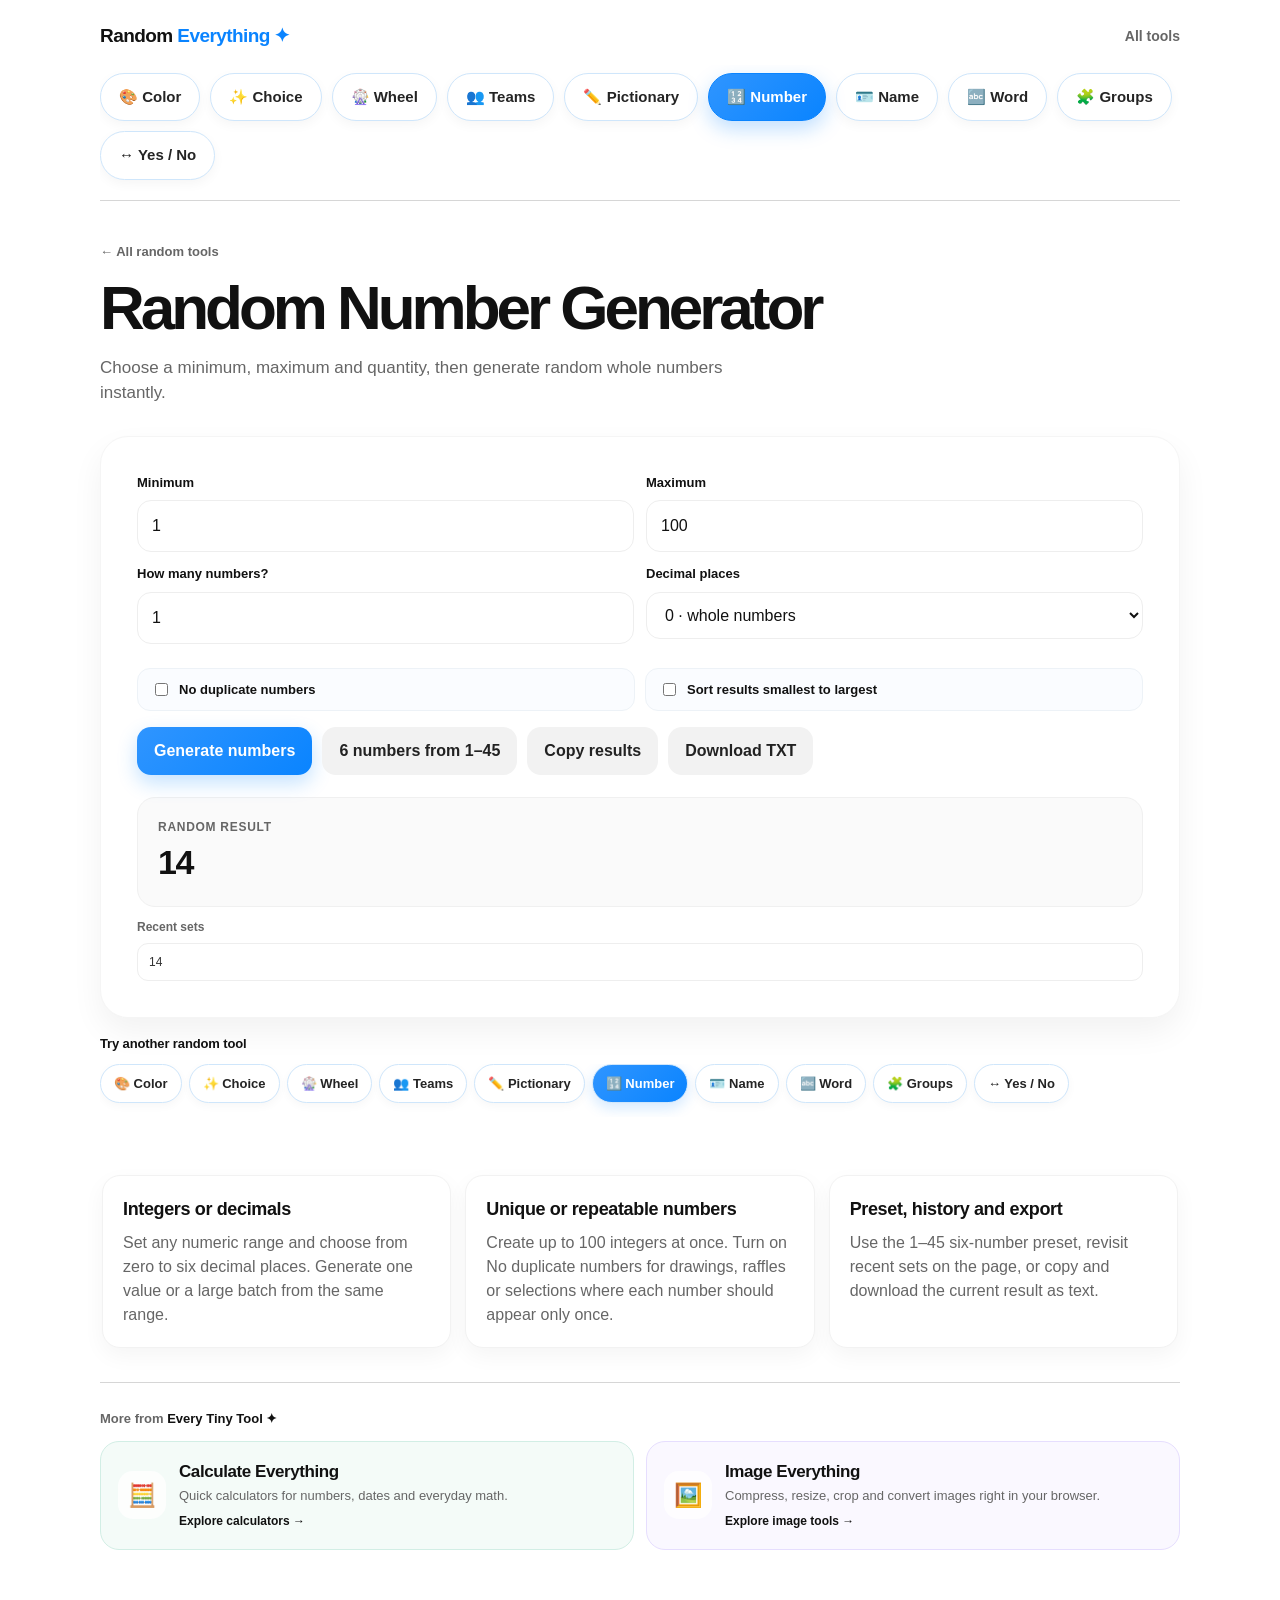
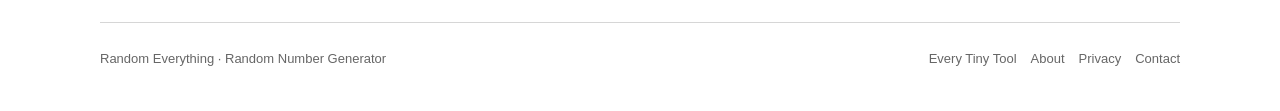
<file: random-number-generator/index.html>
<!doctype html>
<html lang="en">
<head>
  <script async src="https://pagead2.googlesyndication.com/pagead/js/adsbygoogle.js?client=ca-pub-2168810425673811"
     crossorigin="anonymous"></script>

  <meta charset="utf-8"><meta name="viewport" content="width=device-width,initial-scale=1">
  <title>Random Number Generator — Pick Numbers in Any Range | Random Everything</title>
  <meta name="description" content="Generate random whole numbers between any minimum and maximum. Choose how many numbers you need. Free, instant and no signup.">
  <meta name="google-site-verification" content="CBlkb_437tiJ5H-kUBL7O8dh-hd-sO5K0XpoibZ67Dg">
  <link rel="canonical" href="https://random.everytinytool.com/random-number-generator/">
  <link rel="icon" type="image/svg+xml" href="../favicon.svg">
  <link rel="stylesheet" href="../assets/styles.css">
</head>
<body data-tool="number">
<div class="shell">
  <header class="topbar"><a class="brand" href="../">Random <span>Everything ✦</span></a><a class="toplink" href="../">All tools</a></header>
  <nav class="tool-tabs" aria-label="Quick tool switcher">
    <a class="tool-tab" href="../random-color-generator/">🎨 Color</a>
    <a class="tool-tab" href="../random-choice-generator/">✨ Choice</a>
    <a class="tool-tab" href="../wheel-decider/">🎡 Wheel</a>
    <a class="tool-tab" href="../random-team-generator/">👥 Teams</a>
    <a class="tool-tab" href="../pictionary-word-generator/">✏️ Pictionary</a>
    <a class="tool-tab active" aria-current="page" href="../random-number-generator/">🔢 Number</a>
    <a class="tool-tab" href="../random-name-generator/">🪪 Name</a>
    <a class="tool-tab" href="../random-word-generator/">🔤 Word</a>
    <a class="tool-tab" href="../random-group-generator/">🧩 Groups</a>
    <a class="tool-tab" href="../yes-or-no/">↔️ Yes / No</a>
  </nav>
  <main class="tool-layout">
    <div class="tool-head"><a class="breadcrumb" href="../">← All random tools</a><h1>Random Number Generator</h1><p>Choose a minimum, maximum and quantity, then generate random whole numbers instantly.</p></div>
    <section class="panel">
      <div class="row">
        <div><label for="minNumber">Minimum</label><input id="minNumber" type="number" value="1"></div>
        <div><label for="maxNumber">Maximum</label><input id="maxNumber" type="number" value="100"></div>
      </div>
      <div class="row" style="margin-top:12px"><div><label for="numberCount">How many numbers?</label><input id="numberCount" type="number" min="1" max="1000" value="1"></div><div><label for="decimalPlaces">Decimal places</label><select id="decimalPlaces"><option value="0" selected>0 · whole numbers</option><option value="1">1 decimal</option><option value="2">2 decimals</option><option value="3">3 decimals</option><option value="4">4 decimals</option><option value="5">5 decimals</option><option value="6">6 decimals</option></select></div></div>
      <div class="option-grid"><label class="checkline option-strip"><input id="uniqueNumbers" type="checkbox"> No duplicate numbers</label><label class="checkline option-strip"><input id="sortNumbers" type="checkbox"> Sort results smallest to largest</label></div>
      <div class="actions"><button id="generateNumber" class="btn">Generate numbers</button><button id="lottoPreset" class="btn secondary" type="button">6 numbers from 1–45</button><button id="copyNumbers" class="btn secondary" type="button">Copy results</button><button id="downloadNumbers" class="btn secondary" type="button">Download TXT</button></div>
      <div class="result compact-result"><div class="result-label">Random result</div><div id="numberResult" class="result-value">—</div></div>
      <div><div class="list-meta">Recent sets</div><div id="numberHistory" class="history-list"></div></div>
    </section>
    <div class="ad-slot">Future ad space</div>
    <section class="info info-grid">
      <div class="info-card"><h2>Integers or decimals</h2><p>Set any numeric range and choose from zero to six decimal places. Generate one value or a large batch from the same range.</p></div>
      <div class="info-card"><h2>Unique or repeatable numbers</h2><p>Create up to 100 integers at once. Turn on No duplicate numbers for drawings, raffles or selections where each number should appear only once.</p></div>
      <div class="info-card"><h2>Preset, history and export</h2><p>Use the 1–45 six-number preset, revisit recent sets on the page, or copy and download the current result as text.</p></div>
    </section>
    <section class="network">
      <div class="network-label">More from <strong>Every Tiny Tool ✦</strong></div>
      <div class="network-grid">
        <a class="network-card calculate" href="https://calculate.everytinytool.com/"><div class="network-icon">🧮</div><div><h2>Calculate Everything</h2><p>Quick calculators for numbers, dates and everyday math.</p><span>Explore calculators →</span></div></a>
        <a class="network-card image" href="https://image.everytinytool.com/"><div class="network-icon">🖼️</div><div><h2>Image Everything</h2><p>Compress, resize, crop and convert images right in your browser.</p><span>Explore image tools →</span></div></a>
      </div>
    </section>
  </main>
  <footer class="footer">Random Everything · Random Number Generator</footer>
</div>
<script src="../assets/tools.js"></script>
</body></html>
</file>
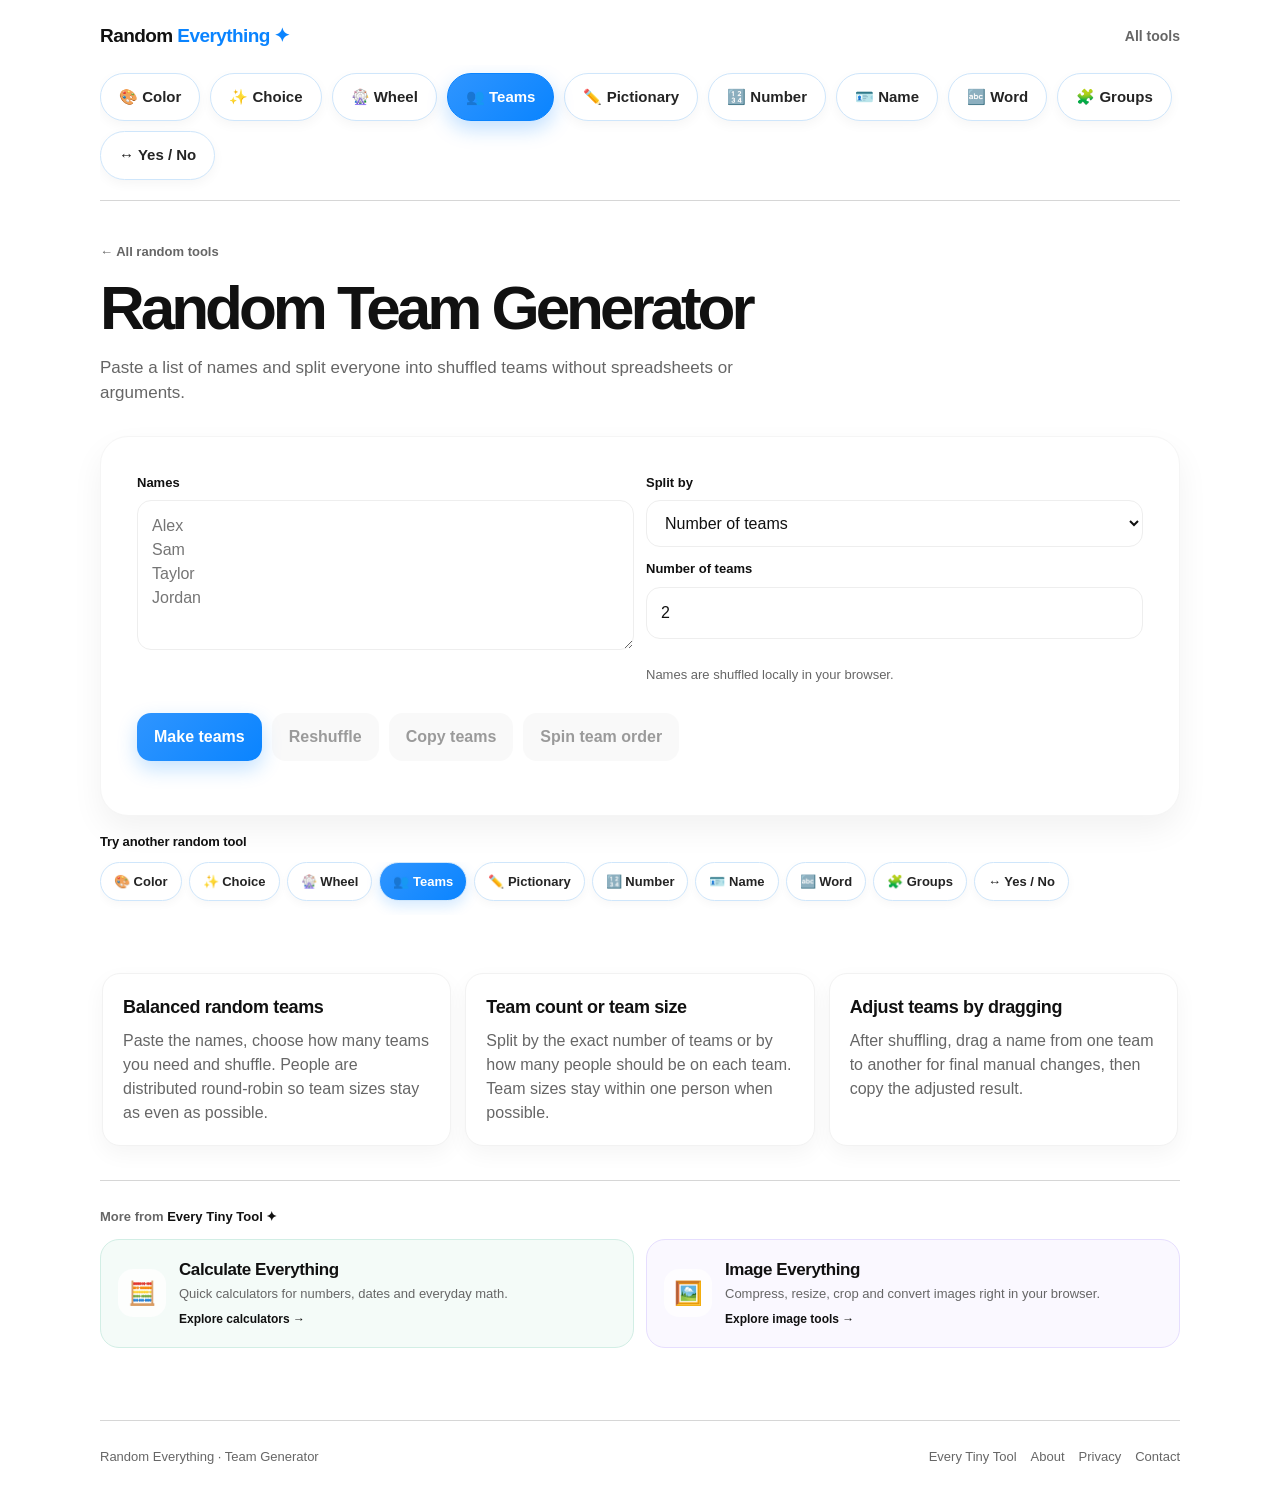
<file: random-team-generator/index.html>
<!doctype html>
<html lang="en">
<head>
  <script async src="https://pagead2.googlesyndication.com/pagead/js/adsbygoogle.js?client=ca-pub-2168810425673811"
     crossorigin="anonymous"></script>

  <meta charset="utf-8"><meta name="viewport" content="width=device-width,initial-scale=1">
  <title>Random Team Generator — Split Names Into Teams | Random Everything</title>
  <meta name="description" content="Paste names and split them into random teams instantly. Free team generator for games, classrooms and groups.">
  <meta name="google-site-verification" content="CBlkb_437tiJ5H-kUBL7O8dh-hd-sO5K0XpoibZ67Dg">
  <link rel="canonical" href="https://random.everytinytool.com/random-team-generator/">
  <link rel="icon" type="image/svg+xml" href="../favicon.svg">
  <link rel="stylesheet" href="../assets/styles.css">
</head>
<body data-tool="teams">
<div class="shell">
  <header class="topbar"><a class="brand" href="../">Random <span>Everything ✦</span></a><a class="toplink" href="../">All tools</a></header>
  <nav class="tool-tabs" aria-label="Quick tool switcher">
    <a class="tool-tab" href="../random-color-generator/">🎨 Color</a>
    <a class="tool-tab" href="../random-choice-generator/">✨ Choice</a>
    <a class="tool-tab" href="../wheel-decider/">🎡 Wheel</a>
    <a class="tool-tab active" aria-current="page" href="../random-team-generator/">👥 Teams</a>
    <a class="tool-tab" href="../pictionary-word-generator/">✏️ Pictionary</a>
    <a class="tool-tab" href="../random-number-generator/">🔢 Number</a>
    <a class="tool-tab" href="../random-name-generator/">🪪 Name</a>
    <a class="tool-tab" href="../random-word-generator/">🔤 Word</a>
    <a class="tool-tab" href="../random-group-generator/">🧩 Groups</a>
    <a class="tool-tab" href="../yes-or-no/">↔️ Yes / No</a>
  </nav>
  <main class="tool-layout">
    <div class="tool-head"><a class="breadcrumb" href="../">← All random tools</a><h1>Random Team Generator</h1><p>Paste a list of names and split everyone into shuffled teams without spreadsheets or arguments.</p></div>
    <section class="panel">
      <div class="row">
        <div><label for="names">Names</label><textarea id="names" placeholder="Alex&#10;Sam&#10;Taylor&#10;Jordan"></textarea></div>
        <div>
          <label for="teamMode">Split by</label><select id="teamMode"><option value="count">Number of teams</option><option value="size">People per team</option></select>
          <div style="margin-top:12px"><label id="teamValueLabel" for="teamCount">Number of teams</label><input id="teamCount" type="number" min="2" value="2"></div>
          <p class="note">Names are shuffled locally in your browser.</p>
        </div>
      </div>
      <div class="actions"><button id="makeTeams" class="btn">Make teams</button><button id="reshuffleTeams" class="btn secondary" type="button" disabled>Reshuffle</button><button id="copyTeams" class="btn secondary" type="button" disabled>Copy teams</button><button id="spinTeams" class="btn secondary" type="button" disabled>Spin team order</button></div>
      <div id="teamSummary" class="list-meta"></div>
      <div id="teamsResult" class="teams"></div>
    </section>
    <div class="ad-slot">Future ad space</div>
    <section class="info info-grid">
      <div class="info-card"><h2>Balanced random teams</h2><p>Paste the names, choose how many teams you need and shuffle. People are distributed round-robin so team sizes stay as even as possible.</p></div>
      <div class="info-card"><h2>Team count or team size</h2><p>Split by the exact number of teams or by how many people should be on each team. Team sizes stay within one person when possible.</p></div>
      <div class="info-card"><h2>Adjust teams by dragging</h2><p>After shuffling, drag a name from one team to another for final manual changes, then copy the adjusted result.</p></div>
    </section>
    <section class="network">
      <div class="network-label">More from <strong>Every Tiny Tool ✦</strong></div>
      <div class="network-grid">
        <a class="network-card calculate" href="https://calculate.everytinytool.com/"><div class="network-icon">🧮</div><div><h2>Calculate Everything</h2><p>Quick calculators for numbers, dates and everyday math.</p><span>Explore calculators →</span></div></a>
        <a class="network-card image" href="https://image.everytinytool.com/"><div class="network-icon">🖼️</div><div><h2>Image Everything</h2><p>Compress, resize, crop and convert images right in your browser.</p><span>Explore image tools →</span></div></a>
      </div>
    </section>
  </main>
  <footer class="footer">Random Everything · Team Generator</footer>
</div>
<script src="../assets/tools.js"></script>
</body></html>
</file>
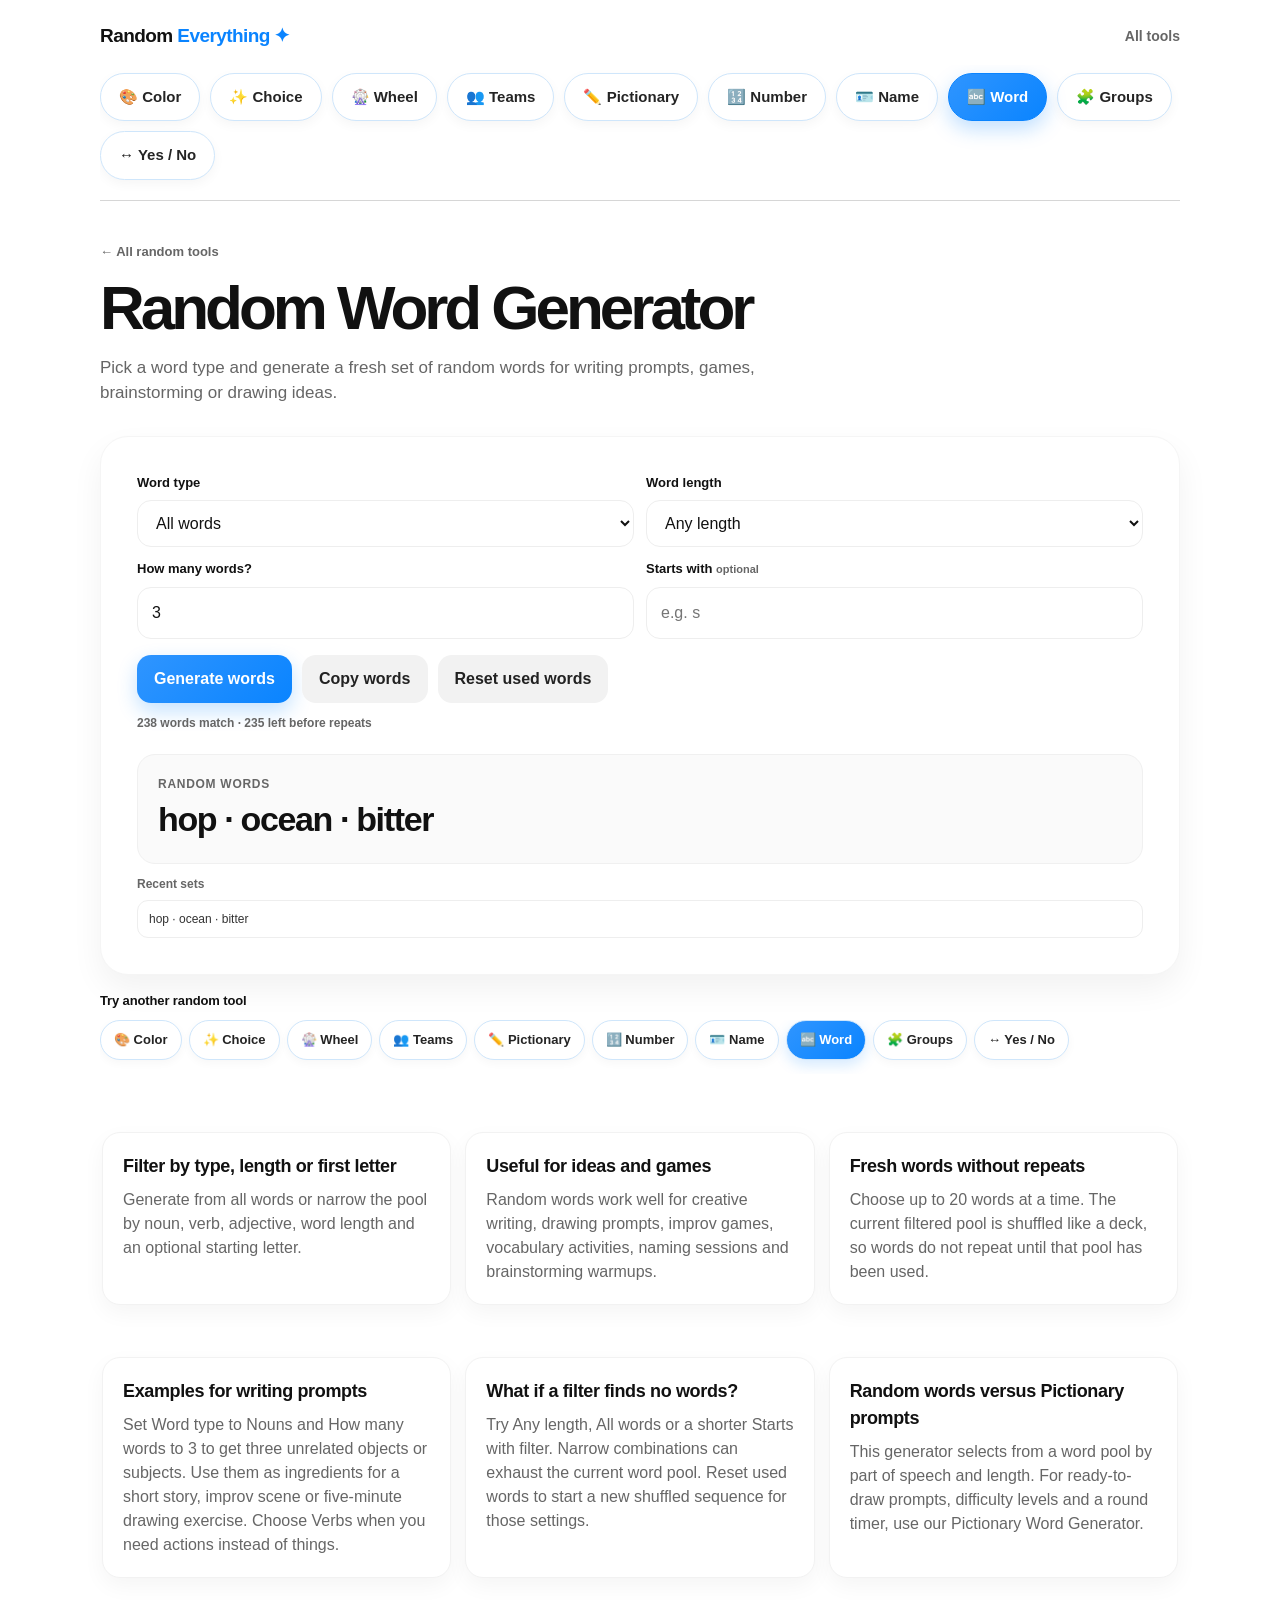
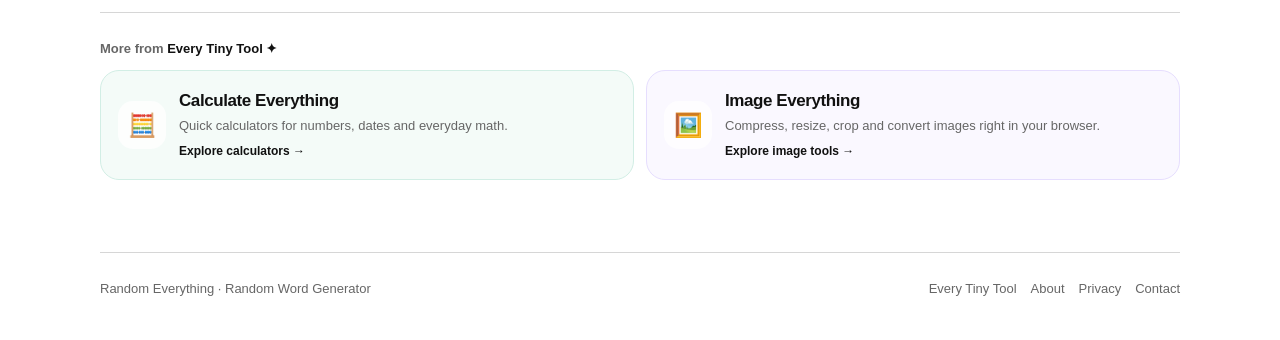
<file: random-word-generator/index.html>
<!doctype html>
<html lang="en">
<head>
  <script async src="https://pagead2.googlesyndication.com/pagead/js/adsbygoogle.js?client=ca-pub-2168810425673811"
     crossorigin="anonymous"></script>

  <meta charset="utf-8"><meta name="viewport" content="width=device-width,initial-scale=1">
  <title>Random Word Generator — Nouns, Verbs & Adjectives | Random Everything</title>
  <meta name="description" content="Generate random nouns, verbs and adjectives instantly. Pick a category and create up to 20 words for games, prompts and ideas.">
  <meta name="google-site-verification" content="CBlkb_437tiJ5H-kUBL7O8dh-hd-sO5K0XpoibZ67Dg">
  <link rel="canonical" href="https://random.everytinytool.com/random-word-generator/">
  <link rel="icon" type="image/svg+xml" href="../favicon.svg">
  <link rel="stylesheet" href="../assets/styles.css">
</head>
<body data-tool="word">
<div class="shell">
  <header class="topbar"><a class="brand" href="../">Random <span>Everything ✦</span></a><a class="toplink" href="../">All tools</a></header>
  <nav class="tool-tabs" aria-label="Quick tool switcher">
    <a class="tool-tab" href="../random-color-generator/">🎨 Color</a>
    <a class="tool-tab" href="../random-choice-generator/">✨ Choice</a>
    <a class="tool-tab" href="../wheel-decider/">🎡 Wheel</a>
    <a class="tool-tab" href="../random-team-generator/">👥 Teams</a>
    <a class="tool-tab" href="../pictionary-word-generator/">✏️ Pictionary</a>
    <a class="tool-tab" href="../random-number-generator/">🔢 Number</a>
    <a class="tool-tab" href="../random-name-generator/">🪪 Name</a>
    <a class="tool-tab active" aria-current="page" href="../random-word-generator/">🔤 Word</a>
    <a class="tool-tab" href="../random-group-generator/">🧩 Groups</a>
    <a class="tool-tab" href="../yes-or-no/">↔️ Yes / No</a>
  </nav>
  <main class="tool-layout">
    <div class="tool-head"><a class="breadcrumb" href="../">← All random tools</a><h1>Random Word Generator</h1><p>Pick a word type and generate a fresh set of random words for writing prompts, games, brainstorming or drawing ideas.</p></div>
    <section class="panel">
      <div class="row">
        <div><label for="wordCategory">Word type</label><select id="wordCategory"><option value="all">All words</option><option value="noun">Nouns</option><option value="verb">Verbs</option><option value="adjective">Adjectives</option></select></div>
        <div><label for="wordLength">Word length</label><select id="wordLength"><option value="all">Any length</option><option value="short">Short · 2–5 letters</option><option value="medium">Medium · 6–8 letters</option><option value="long">Long · 9+ letters</option></select></div>
      </div>
      <div class="row" style="margin-top:12px"><div><label for="wordCount">How many words?</label><input id="wordCount" type="number" min="1" max="20" value="3"></div><div><label for="wordStartsWith">Starts with <span class="muted-inline">optional</span></label><input id="wordStartsWith" maxlength="2" placeholder="e.g. s"></div></div>
      <div class="actions"><button id="generateWord" class="btn">Generate words</button><button id="copyWords" class="btn secondary" type="button">Copy words</button><button id="resetWordDeck" class="btn secondary" type="button">Reset used words</button></div>
      <div id="wordPoolMeta" class="list-meta"></div>
      <div class="result compact-result"><div class="result-label">Random words</div><div id="randomWordResult" class="result-value">—</div></div><div><div class="list-meta">Recent sets</div><div id="wordHistory" class="history-list"></div></div>
    </section>
    <div class="ad-slot">Future ad space</div>
    <section class="info info-grid">
      <div class="info-card"><h2>Filter by type, length or first letter</h2><p>Generate from all words or narrow the pool by noun, verb, adjective, word length and an optional starting letter.</p></div>
      <div class="info-card"><h2>Useful for ideas and games</h2><p>Random words work well for creative writing, drawing prompts, improv games, vocabulary activities, naming sessions and brainstorming warmups.</p></div>
      <div class="info-card"><h2>Fresh words without repeats</h2><p>Choose up to 20 words at a time. The current filtered pool is shuffled like a deck, so words do not repeat until that pool has been used.</p></div>
    </section>
    <section class="info info-grid" aria-label="Word generator examples">
      <div class="info-card"><h2>Examples for writing prompts</h2><p>Set Word type to Nouns and How many words to 3 to get three unrelated objects or subjects. Use them as ingredients for a short story, improv scene or five-minute drawing exercise. Choose Verbs when you need actions instead of things.</p></div>
      <div class="info-card"><h2>What if a filter finds no words?</h2><p>Try Any length, All words or a shorter Starts with filter. Narrow combinations can exhaust the current word pool. Reset used words to start a new shuffled sequence for those settings.</p></div>
      <div class="info-card"><h2>Random words versus Pictionary prompts</h2><p>This generator selects from a word pool by part of speech and length. For ready-to-draw prompts, difficulty levels and a round timer, use our <a href="../pictionary-word-generator/">Pictionary Word Generator</a>.</p></div>
    </section>
    <section class="network">
      <div class="network-label">More from <strong>Every Tiny Tool ✦</strong></div>
      <div class="network-grid">
        <a class="network-card calculate" href="https://calculate.everytinytool.com/"><div class="network-icon">🧮</div><div><h2>Calculate Everything</h2><p>Quick calculators for numbers, dates and everyday math.</p><span>Explore calculators →</span></div></a>
        <a class="network-card image" href="https://image.everytinytool.com/"><div class="network-icon">🖼️</div><div><h2>Image Everything</h2><p>Compress, resize, crop and convert images right in your browser.</p><span>Explore image tools →</span></div></a>
      </div>
    </section>
  </main>
  <footer class="footer">Random Everything · Random Word Generator</footer>
</div>
<script src="../assets/tools.js"></script>
</body></html>
</file>
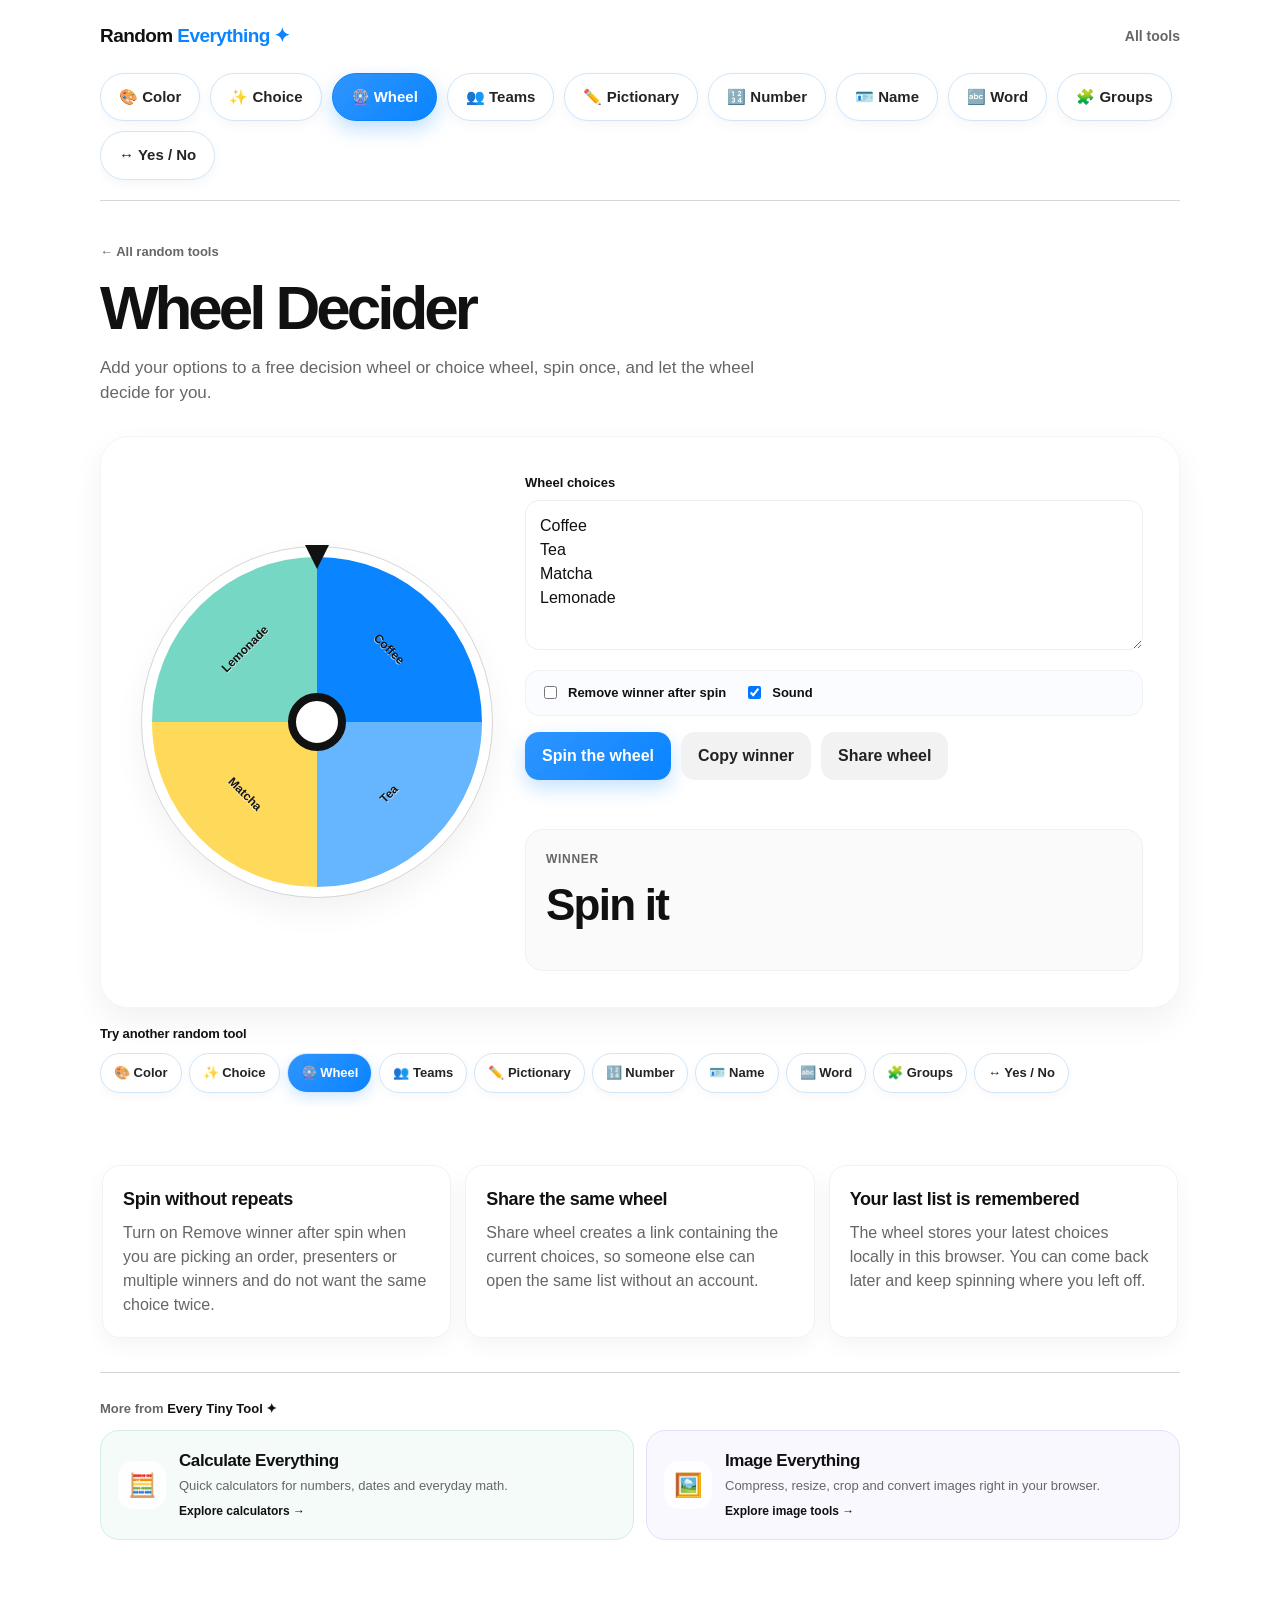
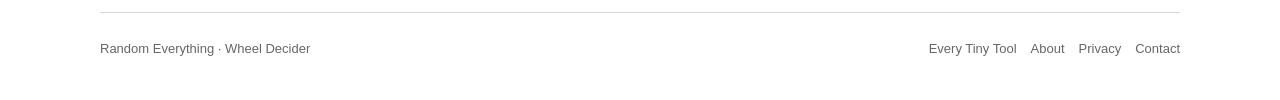
<file: wheel-decider/index.html>
<!doctype html>
<html lang="en">
<head>
  <script async src="https://pagead2.googlesyndication.com/pagead/js/adsbygoogle.js?client=ca-pub-2168810425673811"
     crossorigin="anonymous"></script>

  <meta charset="utf-8"><meta name="viewport" content="width=device-width,initial-scale=1">
  <title>Wheel Decider — Free Decision & Choice Wheel | Random Everything</title>
  <meta name="description" content="Use a free wheel decider, decision wheel or choice wheel to pick between options. Add your choices, spin instantly and let the wheel decide.">
  <meta name="google-site-verification" content="CBlkb_437tiJ5H-kUBL7O8dh-hd-sO5K0XpoibZ67Dg">
  <link rel="canonical" href="https://random.everytinytool.com/wheel-decider/">
  <link rel="icon" type="image/svg+xml" href="../favicon.svg">
  <link rel="stylesheet" href="../assets/styles.css">
</head>
<body data-tool="wheel">
<div class="shell">
  <header class="topbar"><a class="brand" href="../">Random <span>Everything ✦</span></a><a class="toplink" href="../">All tools</a></header>
  <nav class="tool-tabs" aria-label="Quick tool switcher">
    <a class="tool-tab" href="../random-color-generator/">🎨 Color</a>
    <a class="tool-tab" href="../random-choice-generator/">✨ Choice</a>
    <a class="tool-tab active" aria-current="page" href="../wheel-decider/">🎡 Wheel</a>
    <a class="tool-tab" href="../random-team-generator/">👥 Teams</a>
    <a class="tool-tab" href="../pictionary-word-generator/">✏️ Pictionary</a>
    <a class="tool-tab" href="../random-number-generator/">🔢 Number</a>
    <a class="tool-tab" href="../random-name-generator/">🪪 Name</a>
    <a class="tool-tab" href="../random-word-generator/">🔤 Word</a>
    <a class="tool-tab" href="../random-group-generator/">🧩 Groups</a>
    <a class="tool-tab" href="../yes-or-no/">↔️ Yes / No</a>
  </nav>
  <main class="tool-layout">
    <div class="tool-head"><a class="breadcrumb" href="../">← All random tools</a><h1>Wheel Decider</h1><p>Add your options to a free decision wheel or choice wheel, spin once, and let the wheel decide for you.</p></div>
    <section class="panel wheel-wrap">
      <div class="wheel-box"><div id="wheel" class="wheel"></div><div class="pointer"></div></div>
      <div>
        <label for="wheelItems">Wheel choices</label>
        <textarea id="wheelItems">Coffee&#10;Tea&#10;Matcha&#10;Lemonade</textarea>
        <div class="wheel-options">
          <label class="checkline"><input id="removeWinner" type="checkbox"> Remove winner after spin</label>
          <label class="checkline"><input id="wheelSound" type="checkbox" checked> Sound</label>
        </div>
        <div class="actions"><button id="spin" class="btn">Spin the wheel</button><button id="copyWheelResult" class="btn secondary" type="button">Copy winner</button><button id="shareWheel" class="btn secondary" type="button">Share wheel</button><button id="copyWheelWinner" type="button" hidden aria-hidden="true" tabindex="-1">Copy winner</button></div>
        <div id="wheelShareStatus" class="inline-status" aria-live="polite"></div>
        <div class="result"><div class="result-label">Winner</div><div id="wheelResult" class="result-value">Spin it</div><div id="wheelHistory" class="result-history"></div></div>
      </div>
    </section>
    <div class="ad-slot">Future ad space</div>
    <section class="info info-grid">
      <div class="info-card"><h2>Spin without repeats</h2><p>Turn on Remove winner after spin when you are picking an order, presenters or multiple winners and do not want the same choice twice.</p></div>
      <div class="info-card"><h2>Share the same wheel</h2><p>Share wheel creates a link containing the current choices, so someone else can open the same list without an account.</p></div>
      <div class="info-card"><h2>Your last list is remembered</h2><p>The wheel stores your latest choices locally in this browser. You can come back later and keep spinning where you left off.</p></div>
    </section>
    <section class="network">
      <div class="network-label">More from <strong>Every Tiny Tool ✦</strong></div>
      <div class="network-grid">
        <a class="network-card calculate" href="https://calculate.everytinytool.com/"><div class="network-icon">🧮</div><div><h2>Calculate Everything</h2><p>Quick calculators for numbers, dates and everyday math.</p><span>Explore calculators →</span></div></a>
        <a class="network-card image" href="https://image.everytinytool.com/"><div class="network-icon">🖼️</div><div><h2>Image Everything</h2><p>Compress, resize, crop and convert images right in your browser.</p><span>Explore image tools →</span></div></a>
      </div>
    </section>
  </main>
  <footer class="footer">Random Everything · Wheel Decider</footer>
</div>
<script src="../assets/tools.js"></script>
</body></html>
</file>
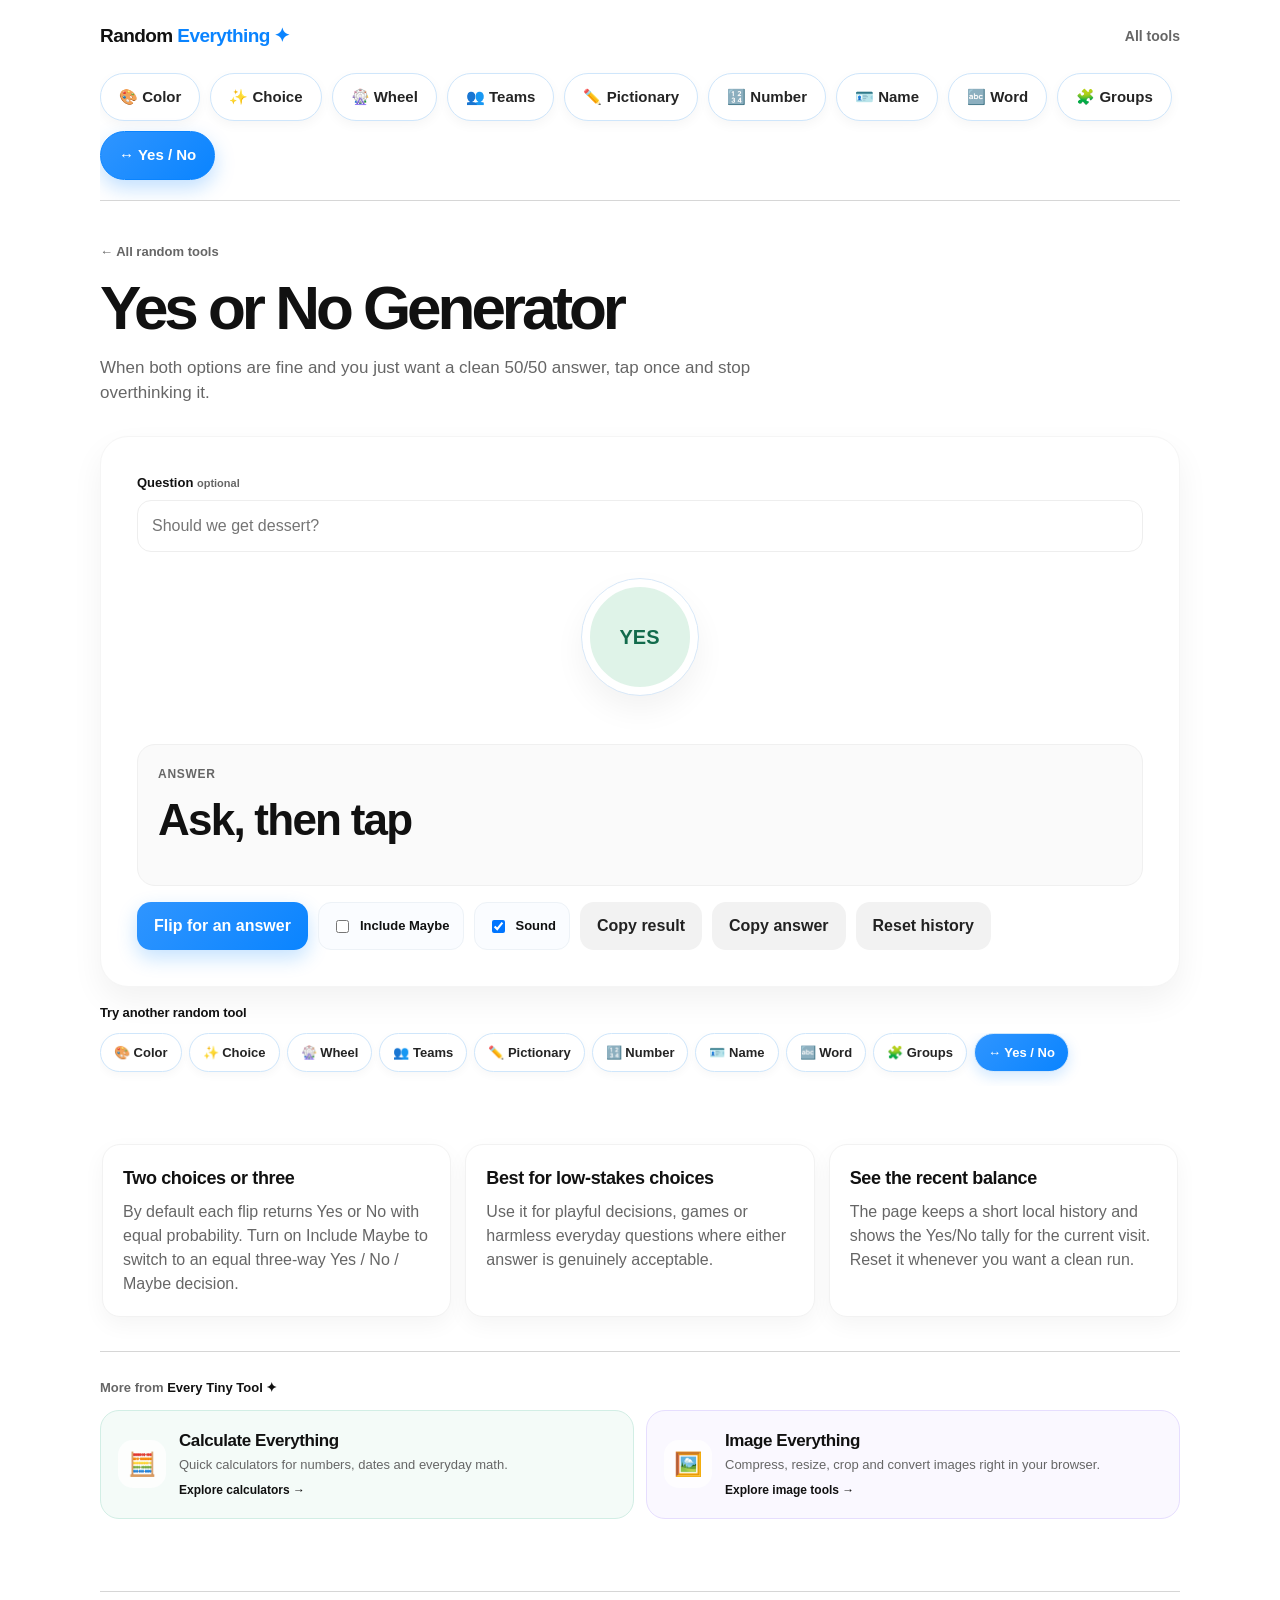
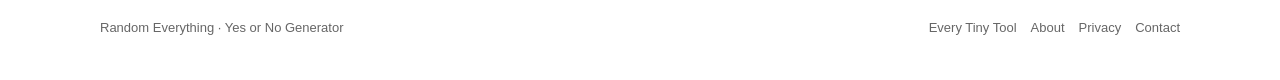
<file: yes-or-no/index.html>
<!doctype html>
<html lang="en">
<head>
  <script async src="https://pagead2.googlesyndication.com/pagead/js/adsbygoogle.js?client=ca-pub-2168810425673811"
     crossorigin="anonymous"></script>

  <meta charset="utf-8"><meta name="viewport" content="width=device-width,initial-scale=1">
  <title>Yes or No Generator — Random 50/50 Answer | Random Everything</title>
  <meta name="description" content="Get a random yes or no answer with one click. A simple 50/50 decision maker for harmless everyday choices and games.">
  <meta name="google-site-verification" content="CBlkb_437tiJ5H-kUBL7O8dh-hd-sO5K0XpoibZ67Dg">
  <link rel="canonical" href="https://random.everytinytool.com/yes-or-no/">
  <link rel="icon" type="image/svg+xml" href="../favicon.svg">
  <link rel="stylesheet" href="../assets/styles.css">
</head>
<body data-tool="yesno">
<div class="shell">
  <header class="topbar"><a class="brand" href="../">Random <span>Everything ✦</span></a><a class="toplink" href="../">All tools</a></header>
  <nav class="tool-tabs" aria-label="Quick tool switcher">
    <a class="tool-tab" href="../random-color-generator/">🎨 Color</a>
    <a class="tool-tab" href="../random-choice-generator/">✨ Choice</a>
    <a class="tool-tab" href="../wheel-decider/">🎡 Wheel</a>
    <a class="tool-tab" href="../random-team-generator/">👥 Teams</a>
    <a class="tool-tab" href="../pictionary-word-generator/">✏️ Pictionary</a>
    <a class="tool-tab" href="../random-number-generator/">🔢 Number</a>
    <a class="tool-tab" href="../random-name-generator/">🪪 Name</a>
    <a class="tool-tab" href="../random-word-generator/">🔤 Word</a>
    <a class="tool-tab" href="../random-group-generator/">🧩 Groups</a>
    <a class="tool-tab active" aria-current="page" href="../yes-or-no/">↔️ Yes / No</a>
  </nav>
  <main class="tool-layout">
    <div class="tool-head"><a class="breadcrumb" href="../">← All random tools</a><h1>Yes or No Generator</h1><p>When both options are fine and you just want a clean 50/50 answer, tap once and stop overthinking it.</p></div>
    <section class="panel">
      <label for="yesNoQuestion">Question <span class="muted-inline">optional</span></label><input id="yesNoQuestion" type="text" placeholder="Should we get dessert?">
      <div class="yesno-stage"><div id="yesNoCoin" class="yesno-coin" aria-hidden="true"><span>YES</span><span>NO</span></div></div>
      <div class="result yesno-result"><div class="result-label" id="yesNoLabel">Answer</div><div id="yesNoResult" class="result-value">Ask, then tap</div><div id="yesNoHistory" class="result-history"></div></div>
      <div class="actions"><button id="answerYesNo" class="btn">Flip for an answer</button><label class="checkline option-strip compact-option"><input id="yesNoMaybe" type="checkbox"> Include Maybe</label><label class="checkline option-strip compact-option"><input id="yesNoSound" type="checkbox" checked> Sound</label><button id="copyYesNo" class="btn secondary" type="button">Copy result</button><button id="copyYesNo" class="btn secondary" type="button">Copy answer</button><button id="resetYesNo" class="btn secondary" type="button">Reset history</button></div>
    </section>
    <div class="ad-slot">Future ad space</div>
    <section class="info info-grid">
      <div class="info-card"><h2>Two choices or three</h2><p>By default each flip returns Yes or No with equal probability. Turn on Include Maybe to switch to an equal three-way Yes / No / Maybe decision.</p></div>
      <div class="info-card"><h2>Best for low-stakes choices</h2><p>Use it for playful decisions, games or harmless everyday questions where either answer is genuinely acceptable.</p></div>
      <div class="info-card"><h2>See the recent balance</h2><p>The page keeps a short local history and shows the Yes/No tally for the current visit. Reset it whenever you want a clean run.</p></div>
    </section>
    <section class="network">
      <div class="network-label">More from <strong>Every Tiny Tool ✦</strong></div>
      <div class="network-grid">
        <a class="network-card calculate" href="https://calculate.everytinytool.com/"><div class="network-icon">🧮</div><div><h2>Calculate Everything</h2><p>Quick calculators for numbers, dates and everyday math.</p><span>Explore calculators →</span></div></a>
        <a class="network-card image" href="https://image.everytinytool.com/"><div class="network-icon">🖼️</div><div><h2>Image Everything</h2><p>Compress, resize, crop and convert images right in your browser.</p><span>Explore image tools →</span></div></a>
      </div>
    </section>
  </main>
  <footer class="footer">Random Everything · Yes or No Generator</footer>
</div>
<script src="../assets/tools.js"></script>
</body></html>
</file>
<file: assets/styles.css>
:root {
  --bg: #ffffff;
  --card: #ffffff;
  --ink: #111111;
  --muted: #666666;
  --line: #d6d6d6;
  --accent: #0A84FF;
  --accent-strong: #0066CC;
  --accent-soft: #EEF6FF;
  --yellow: #ffd95a;
  --shadow: 0 14px 32px rgba(0, 0, 0, .055);
  --radius: 24px;
}
* { box-sizing: border-box; }
html { color-scheme: light; }
body {
  margin: 0;
  background: #ffffff;
  color: var(--ink);
  font-family: Inter, ui-sans-serif, -apple-system, BlinkMacSystemFont, "Segoe UI", sans-serif;
  line-height: 1.5;
}
a { color: inherit; text-decoration: none; }
button, input, textarea, select { font: inherit; }
button { cursor: pointer; }
.shell { width: min(1080px, calc(100% - 32px)); margin: 0 auto; }
.topbar {
  display: flex; align-items: center; justify-content: space-between;
  padding: 22px 0 14px;
}
.brand { font-size: 19px; font-weight: 800; letter-spacing: -.03em; }
.brand span { color: var(--accent); }
.toplink { color: var(--muted); font-size: 14px; font-weight: 650; }

.tool-tabs {
  display: flex; flex-wrap: wrap; gap: 10px; overflow-x: auto; scrollbar-width: none;
  padding: 8px 0 20px; border-bottom: 1px solid var(--line);
  -webkit-overflow-scrolling: touch;
  view-transition-name: tool-tabs;
}
.tool-tabs::-webkit-scrollbar { display: none; }
.tool-tab {
  flex: 0 0 auto; padding: 12px 18px; border: 1px solid #cfe6fb;
  border-radius: 999px; background: #ffffff; color: #242424;
  font-size: 15px; font-weight: 800; white-space: nowrap;
  box-shadow: 0 4px 12px rgba(0, 0, 0, .04);
  transition: background .18s ease, border-color .18s ease, color .18s ease, transform .18s ease, box-shadow .18s ease;
}
.tool-tab:hover {
  transform: translateY(-2px);
  border-color: #9fcff7;
  color: #111111;
  box-shadow: 0 7px 18px rgba(0, 0, 0, .055);
}
.tool-tab.active {
  background: linear-gradient(135deg, #2F95FF, var(--accent));
  border-color: var(--accent); color: #fff;
  box-shadow: 0 8px 20px rgba(10,132,255,.26);
  view-transition-name: active-tab;
}

.hero { padding: 58px 0 42px; max-width: 780px; }
.eyebrow {
  display: inline-flex; align-items: center; gap: 8px;
  padding: 7px 11px; border-radius: 999px; background: var(--accent-soft);
  color: var(--accent-strong); font-size: 13px; font-weight: 750;
}
h1 { margin: 18px 0 14px; font-size: clamp(42px, 8vw, 78px); line-height: .97; letter-spacing: -.065em; }
.hero p { margin: 0; max-width: 650px; color: var(--muted); font-size: 18px; }
.grid { display: grid; grid-template-columns: repeat(2, 1fr); gap: 16px; padding-bottom: 72px; }
.tool-card {
  background: var(--card); border: 1px solid #dddddd; border-radius: var(--radius);
  padding: 24px; min-height: 180px; box-shadow: var(--shadow);
  transition: transform .18s ease, border-color .18s ease;
}
.tool-card:hover { transform: translateY(-3px); border-color: #bdbdbd; }
.icon {
  width: 60px; height: 60px; display: grid; place-items: center; border-radius: 18px;
  background: #FBE0E8; color: var(--ink); font-size: 28px; margin-bottom: 28px;
  border: none;
  box-shadow: 0 5px 14px rgba(0,0,0,.035);
}
.tool-card:nth-child(2) .icon { background: #E8E1FF; }
.tool-card:nth-child(3) .icon { background: #FFF3BF; }
.tool-card:nth-child(4) .icon { background: #DFF2D8; }
.tool-card:nth-child(5) .icon { background: #DDF1EE; }
.tool-card:nth-child(6) .icon { background: #DCEBFF; }
.tool-card:nth-child(7) .icon { background: #FBE9C9; }
.tool-card:nth-child(8) .icon { background: #F2DFF6; }
.tool-card:nth-child(9) .icon { background: #F8E0EC; }
.tool-card:nth-child(10) .icon { background: #E8EEF5; }
.tool-card h2 { margin: 0 0 6px; font-size: 22px; letter-spacing: -.035em; }
.tool-card p { margin: 0; color: var(--muted); font-size: 14px; }
.footer { padding: 26px 0 42px; color: var(--muted); font-size: 13px; border-top: 1px solid var(--line); }

.tool-layout { padding: 38px 0 72px; }
.tool-head { max-width: 760px; margin-bottom: 30px; }
.breadcrumb { color: var(--muted); font-size: 13px; font-weight: 650; }
.tool-head h1 { font-size: clamp(38px, 6vw, 62px); margin-top: 15px; }
.tool-head p { color: var(--muted); font-size: 17px; max-width: 680px; }
.panel {
  background: var(--card); border: 1px solid #f5f5f5; border-radius: 28px;
  padding: clamp(20px, 4vw, 36px); box-shadow: var(--shadow);
}
label { display: block; margin-bottom: 8px; font-size: 13px; font-weight: 750; }
textarea, input, select {
  width: 100%; border: 1px solid #eeeeee; background: #fff; color: var(--ink);
  border-radius: 14px; padding: 13px 14px; outline: none;
}
textarea { resize: vertical; min-height: 150px; }
textarea:focus, input:focus, select:focus { border-color: var(--accent); box-shadow: 0 0 0 3px var(--accent-soft); }
.row { display: grid; grid-template-columns: 1fr 1fr; gap: 12px; }

.checkline{display:flex;align-items:center;gap:8px;margin:0;font-size:13px;font-weight:750}
.checkline input{width:auto}
.wheel-options{display:flex;flex-wrap:wrap;gap:10px 18px;margin-top:13px;padding:12px 14px;border:1px solid #edf2f7;border-radius:14px;background:#fafcff}
.inline-status{min-height:18px;margin-top:9px;color:var(--accent-strong);font-size:12px;font-weight:750}
.wheel-label{position:absolute;z-index:2;width:92px;overflow:hidden;text-overflow:ellipsis;white-space:nowrap;text-align:center;color:#111;font-weight:900;line-height:1;text-shadow:0 1px 0 rgba(255,255,255,.72);pointer-events:none}
.confetti-layer{position:fixed;inset:0;z-index:9999;overflow:hidden;pointer-events:none}
.confetti-layer i{position:absolute;top:-8vh;font-style:normal;font-size:16px;animation:confetti-fall 1.65s cubic-bezier(.2,.7,.3,1) var(--delay) forwards}
@keyframes confetti-fall{to{transform:translate(var(--drift),112vh) rotate(var(--spin));opacity:.9}}
.pictionary-filters{margin-top:12px}
.prompt-meta{margin-top:12px;color:var(--muted);font-size:12px;font-weight:650}
.pictionary-result{min-height:118px}
.prompt-stack{display:grid;gap:8px;font-size:clamp(18px,3vw,26px);line-height:1.25}
.prompt-stack div{display:grid;grid-template-columns:28px minmax(0,1fr);gap:8px;align-items:start}
.prompt-stack span{display:grid;place-items:center;width:25px;height:25px;border-radius:999px;background:var(--accent-soft);color:var(--accent-strong);font-size:11px;font-weight:900}
.game-toolbar{display:flex;align-items:end;justify-content:space-between;gap:12px;margin-top:16px;padding:14px;border:1px solid #edf2f7;border-radius:16px;background:#fafcff}
.timer-card{display:flex;align-items:center;gap:16px}
.timer-card>div{display:grid}
.timer-label{color:var(--muted);font-size:11px;font-weight:800;text-transform:uppercase;letter-spacing:.06em}
.timer-card strong{font-size:30px;line-height:1;letter-spacing:-.04em}
.timer-card select{width:auto;min-width:100px}
.timer-actions{margin-top:0}
.timer-done{animation:timer-pulse .7s ease}
@keyframes timer-pulse{50%{background:#fff2bf;transform:scale(1.015)}}
.home-explainer,.home-faq{padding:32px 0 54px;border-top:1px solid var(--line)}
.section-heading{max-width:720px;margin-bottom:20px}
.section-kicker{display:inline-block;margin-bottom:7px;color:var(--accent-strong);font-size:12px;font-weight:850;text-transform:uppercase;letter-spacing:.07em}
.section-heading h2{margin:0;font-size:clamp(28px,4vw,40px);line-height:1.05;letter-spacing:-.045em}
.section-heading p{margin:9px 0 0;color:var(--muted);font-size:15px}
.home-info-grid{display:grid;grid-template-columns:repeat(3,minmax(0,1fr));gap:14px}
.home-info-grid article{padding:20px;border:1px solid #f0f0f0;border-radius:18px;background:#fff;box-shadow:0 8px 22px rgba(0,0,0,.035)}
.home-info-grid h3{margin:0 0 8px;font-size:18px;letter-spacing:-.025em}
.home-info-grid p{margin:0;color:var(--muted);font-size:14px}
.faq-list{display:grid;gap:8px}
.faq-list details{border:1px solid #eeeeee;border-radius:14px;padding:0 15px;background:#fafafa}
.faq-list summary{cursor:pointer;padding:13px 0;font-weight:800}
.faq-list p{margin:0;padding:0 0 14px;color:var(--muted)}


.btn:disabled{opacity:.45;cursor:not-allowed}
.muted-inline{color:var(--muted);font-size:11px;font-weight:650}
.list-meta{margin-top:11px;color:var(--muted);font-size:12px;font-weight:650}
.option-strip{margin-top:12px;padding:11px 13px;border:1px solid #edf2f7;border-radius:13px;background:#fafcff}
.option-grid{display:grid;grid-template-columns:1fr 1fr;gap:10px;margin-top:12px}
.color-values{display:grid;grid-template-columns:repeat(3,minmax(0,1fr));gap:8px;margin-top:12px}
.color-value{display:grid;gap:2px;text-align:left;padding:11px 12px;border:1px solid #eeeeee;border-radius:13px;background:#fff;color:var(--ink)}
.color-value span{color:var(--muted);font-size:10px;font-weight:850;letter-spacing:.06em}
.color-value strong{font-size:12px;overflow:hidden;text-overflow:ellipsis;white-space:nowrap}
.color-value:hover{border-color:#9fcff7;background:var(--accent-soft)}
.color-history{display:flex;flex-wrap:wrap;gap:8px;margin-top:7px}
.color-chip{width:34px;height:34px;border:2px solid #fff;border-radius:10px;box-shadow:0 0 0 1px #dedede;transition:transform .15s ease}
.color-chip:hover{transform:translateY(-2px)}
.answer-pop{animation:answer-pop .32s ease}
@keyframes answer-pop{50%{transform:scale(1.06)}}


.palette-toolbar{display:flex;align-items:center;justify-content:space-between;gap:12px;margin-bottom:12px}
.palette-toolbar .list-meta{margin:0}
.palette{display:grid;grid-template-columns:repeat(5,minmax(0,1fr));min-height:280px;overflow:hidden;border-radius:22px;border:1px solid rgba(0,0,0,.06);box-shadow:var(--shadow)}
.palette-swatch{position:relative;display:flex;align-items:flex-end;justify-content:center;padding:18px 8px;min-width:0}
.palette-swatch.selected{box-shadow:inset 0 0 0 4px rgba(255,255,255,.92)}
.palette-lock{position:absolute;top:10px;right:10px;width:34px;height:34px;border:0;border-radius:999px;background:rgba(255,255,255,.82);font-size:15px}
.palette-hex{border:0;border-radius:10px;padding:7px 9px;background:rgba(255,255,255,.84);color:#111;font-size:12px;font-weight:900}
.contrast-card{margin-top:16px;padding:16px;border:1px solid #edf2f7;border-radius:16px;background:#fafcff}
.contrast-head{display:flex;align-items:center;justify-content:space-between;gap:12px;margin-bottom:12px}
.contrast-head>div{display:grid}
.contrast-head strong{font-size:28px;line-height:1}
.contrast-status{color:var(--muted);font-size:12px;font-weight:750}
.contrast-preview{margin-top:12px;padding:22px;border-radius:14px;text-align:center;font-size:22px;font-weight:900;border:1px solid rgba(0,0,0,.08)}


.editable-team{transition:border-color .15s ease,background .15s ease}
.editable-team.dragover{border-color:var(--accent);background:var(--accent-soft)}
.team-member{margin:5px 0;padding:7px 9px;border:1px solid #ededed;border-radius:10px;background:#fff;cursor:grab;list-style-position:inside}
.team-member.dragging{opacity:.45}


.history-list{display:grid;gap:7px;margin-top:7px}
.history-row{padding:9px 11px;border:1px solid #eee;border-radius:11px;background:#fff;color:#333;text-align:left;font-size:12px;overflow-wrap:anywhere}
.history-row:hover{border-color:#9fcff7;background:var(--accent-soft)}


.compact-option{margin-top:0}
.yesno-stage{display:grid;place-items:center;min-height:170px;margin-bottom:12px;perspective:800px}
.yesno-coin{position:relative;width:116px;height:116px;transform-style:preserve-3d}
.yesno-coin span{position:absolute;inset:0;display:grid;place-items:center;border-radius:50%;backface-visibility:hidden;border:8px solid #fff;outline:1px solid #d8e8f8;box-shadow:var(--shadow);font-size:20px;font-weight:900}
.yesno-coin span:first-child{background:#dff3e8;color:#126b4c}
.yesno-coin span:last-child{background:#ffe7ef;color:#9b3155;transform:rotateY(180deg)}
.yesno-coin.flip-yes{animation:coin-yes .75s cubic-bezier(.2,.75,.2,1)}
.yesno-coin.flip-no{animation:coin-no .75s cubic-bezier(.2,.75,.2,1) forwards}
@keyframes coin-yes{to{transform:rotateY(1080deg)}}
@keyframes coin-no{to{transform:rotateY(1260deg)}}
.yesno-coin.flip-maybe{animation:coin-maybe .75s cubic-bezier(.2,.75,.2,1)}
.yesno-coin.maybe-result span{background:#fff3bf;color:#705500}
@keyframes coin-maybe{to{transform:rotateY(1170deg) rotateX(360deg)}}


.choice-controls{align-items:end;margin-top:8px}
.choice-stack{display:grid;gap:8px;font-size:clamp(18px,3vw,27px);line-height:1.25}
.choice-stack div{display:grid;grid-template-columns:28px minmax(0,1fr);gap:8px;align-items:start}
.choice-stack span{display:grid;place-items:center;width:25px;height:25px;border-radius:999px;background:var(--accent-soft);color:var(--accent-strong);font-size:11px;font-weight:900}
.actions { display: flex; gap: 10px; flex-wrap: wrap; margin-top: 16px; }
.btn {
  border: 0; border-radius: 14px; padding: 12px 17px; font-weight: 800;
  background: linear-gradient(135deg, #2F95FF, var(--accent)); color: #fff; box-shadow: 0 8px 20px rgba(10,132,255,.24);
}
.btn.secondary { background: #f2f2f2; color: #222; box-shadow: none; }
.result {
  margin-top: 22px; min-height: 88px; border: 1px solid #f0f0f0;
  background: #fafafa; border-radius: 18px; padding: 20px;
}
.result-label { color: var(--muted); font-size: 12px; font-weight: 750; text-transform: uppercase; letter-spacing: .06em; }
.result-value { margin-top: 4px; font-size: clamp(28px, 5vw, 44px); font-weight: 900; letter-spacing: -.04em; overflow-wrap: anywhere; }
.note { margin-top: 26px; color: var(--muted); font-size: 13px; }
.info { margin-top: 28px; padding: 24px 2px 0; max-width: 760px; color: var(--muted); }
.info h2 { color: var(--ink); font-size: 22px; margin-bottom: 8px; }
.info-grid { display: grid; grid-template-columns: repeat(3, minmax(0,1fr)); gap: 14px; max-width: none; }
.info-card { padding: 20px; border: 1px solid #f2f2f2; border-radius: 18px; background: #ffffff; box-shadow: 0 8px 22px rgba(0,0,0,.045); }
.info-card h2 { margin: 0 0 8px; font-size: 18px; letter-spacing: -.02em; }
.info-card p { margin: 0; }
.compact-result .result-value { font-size: clamp(22px, 4vw, 34px); line-height: 1.35; }
.result-history { margin-top: 12px; color: var(--muted); font-size: 13px; }

.swatch { height: 260px; border-radius: 22px; border: 1px solid rgba(0,0,0,.06); display: grid; place-items: center; transition: background .2s ease; }
.swatch-code { background: rgba(255,255,255,.88); backdrop-filter: blur(10px); padding: 11px 15px; border-radius: 12px; font-weight: 900; font-size: 20px; }

.wheel-wrap { display: grid; grid-template-columns: minmax(220px, 360px) 1fr; gap: 28px; align-items: center; }
.wheel-box { display: grid; place-items: center; position: relative; }
.pointer {
  position: absolute; left: 50%; top: -2px; z-index: 3;
  width: 0; height: 0; border-left: 12px solid transparent; border-right: 12px solid transparent;
  border-top: 24px solid var(--ink); transform: translateX(-50%);
}
.wheel {
  position: relative; width: min(74vw, 350px); aspect-ratio: 1; border-radius: 50%;
  border: 10px solid #fff; outline: 1px solid var(--line); box-shadow: var(--shadow);
  transition: transform 3.8s cubic-bezier(.14,.72,.10,1);
}
.wheel::after {
  content: ""; position: absolute; width: 42px; height: 42px; border-radius: 50%;
  background: #fff; border: 8px solid var(--ink);
}
.wheel-box .wheel { display: grid; place-items: center; }

.teams { display: grid; grid-template-columns: repeat(2, minmax(0,1fr)); gap: 12px; margin-top: 18px; }
.team { padding: 16px; border-radius: 16px; background: #ffffff; border: 1px solid #cfcfcf; }
.team h3 { margin: 0 0 8px; font-size: 15px; }
.team ul { margin: 0; padding-left: 20px; color: var(--muted); }


.more-tools {
  margin: -2px 0 12px;
  padding: 18px 0 6px;
}
.more-tools-label {
  margin-bottom: 10px;
  color: var(--ink);
  font-size: 13px;
  font-weight: 800;
  letter-spacing: -.01em;
}
.bottom-tabs {
  padding: 0 0 14px;
  border-bottom: 0;
  gap: 7px;
  view-transition-name: none;
}
.bottom-tabs .tool-tab {
  padding: 9px 13px;
  font-size: 13px;
  border-color: #cfe6fb;
  box-shadow: 0 3px 10px rgba(0,0,0,.035);
}
.bottom-tabs .tool-tab:hover {
  transform: none;
  background: #111111;
  border-color: #111111;
  color: #ffffff;
  box-shadow: none;
}
.bottom-tabs .tool-tab.active {
  view-transition-name: none;
  box-shadow: 0 5px 14px rgba(10,132,255,.18);
}

.ad-slot {
  min-height: 90px; margin: 26px 0; border: 1px dashed #c9c9c9; border-radius: 18px;
  display: grid; place-items: center; color: #aaaab6; font-size: 12px;
}



.network { margin-top: 34px; padding-top: 26px; border-top: 1px solid var(--line); }
.network-label { margin-bottom: 12px; color: var(--muted); font-size: 13px; font-weight: 700; }
.network-label strong { color: var(--ink); }
.network-grid { display: grid; grid-template-columns: repeat(2,minmax(0,1fr)); gap: 12px; }
.network-card { display: grid; grid-template-columns: 48px minmax(0,1fr); gap: 13px; align-items: center; padding: 17px; border: 1px solid #ececec; border-radius: 19px; transition: transform .18s ease, border-color .18s ease; }
.network-card:hover { transform: translateY(-2px); border-color: #cfcfcf; }
.network-card.calculate { background: #F4FBF8; border-color: #D2EEE5; }
.network-card.image { background: #FAF8FF; border-color: #E6DEFE; }
.network-icon { width: 48px; height: 48px; display: grid; place-items: center; border-radius: 15px; background: rgba(255,255,255,.8); font-size: 23px; }
.network-card h2 { margin: 0 0 3px; font-size: 17px; letter-spacing: -.025em; }
.network-card p { margin: 0; color: var(--muted); font-size: 13px; line-height: 1.4; }
.network-card span { display: inline-block; margin-top: 7px; font-size: 12px; font-weight: 800; }

@view-transition {
  navigation: auto;
}

::view-transition-old(root),
::view-transition-new(root) {
  animation: none;
  mix-blend-mode: normal;
}

::view-transition-old(active-tab),
::view-transition-new(active-tab) {
  animation-duration: .34s;
  animation-timing-function: cubic-bezier(.22,.8,.2,1);
  mix-blend-mode: normal;
}

::view-transition-group(active-tab) {
  animation-duration: .34s;
  animation-timing-function: cubic-bezier(.22,.8,.2,1);
}

@media (max-width: 720px) {
  .toplink { display: none; }
  .tool-tabs { flex-wrap: nowrap; margin-right: -16px; padding: 6px 16px 14px 0; gap: 7px; }
  .tool-tab { padding: 9px 12px; font-size: 13px; }
  .bottom-tabs { margin-right: -16px; padding-right: 16px; gap: 6px; }
  .bottom-tabs .tool-tab { padding: 8px 11px; font-size: 12.5px; }
  .grid { grid-template-columns: 1fr; gap: 12px; }
  .tool-card {
    min-height: 0;
    padding: 14px;
    display: grid;
    grid-template-columns: 60px minmax(0, 1fr);
    grid-template-rows: auto auto;
    column-gap: 15px;
    row-gap: 3px;
    align-items: center;
  }
  .tool-card .icon {
    grid-column: 1;
    grid-row: 1 / span 2;
    margin-bottom: 0;
    align-self: center;
  }
  .tool-card h2 {
    grid-column: 2;
    grid-row: 1;
    margin: 0;
    align-self: end;
  }
  .tool-card p {
    grid-column: 2;
    grid-row: 2;
    margin: 0;
    line-height: 1.42;
    align-self: start;
  }
  .hero { padding-top: 38px; }
  .tool-layout { padding-top: 28px; }
  .row, .wheel-wrap, .teams, .info-grid, .home-info-grid, .option-grid { grid-template-columns: 1fr; }
  .color-values{grid-template-columns:1fr}
  .palette-toolbar{align-items:flex-start;flex-direction:column}
  .palette{grid-template-columns:1fr;min-height:0}
  .palette-swatch{min-height:88px;justify-content:flex-start}
  .palette-lock{top:50%;right:12px;transform:translateY(-50%)}
  .contrast-head{align-items:flex-start;flex-direction:column}
  .game-toolbar{align-items:stretch;flex-direction:column}
  .timer-card{justify-content:space-between}
  .timer-actions{width:100%}
  .timer-actions .btn{flex:1}
  .wheel-wrap { justify-items: stretch; }
}


/* Network trust links shared across tool pages. */
.footer{display:flex;align-items:center;justify-content:space-between;gap:14px;flex-wrap:wrap}
.footer-trust-links{display:flex;align-items:center;gap:14px;flex-wrap:wrap;color:var(--muted);font-size:13px}
.footer-trust-links a{text-decoration:none}
.footer-trust-links a:hover,.footer-trust-links a:focus-visible{text-decoration:underline;text-underline-offset:3px}
@media(max-width:720px){
  .footer{align-items:flex-start;flex-direction:column}
  .footer-trust-links{gap:9px 14px}
}

/* AdSense review readiness: hide unfinished ad placeholders until real ad units are installed. */
.ad-slot{display:none!important}
</file>
